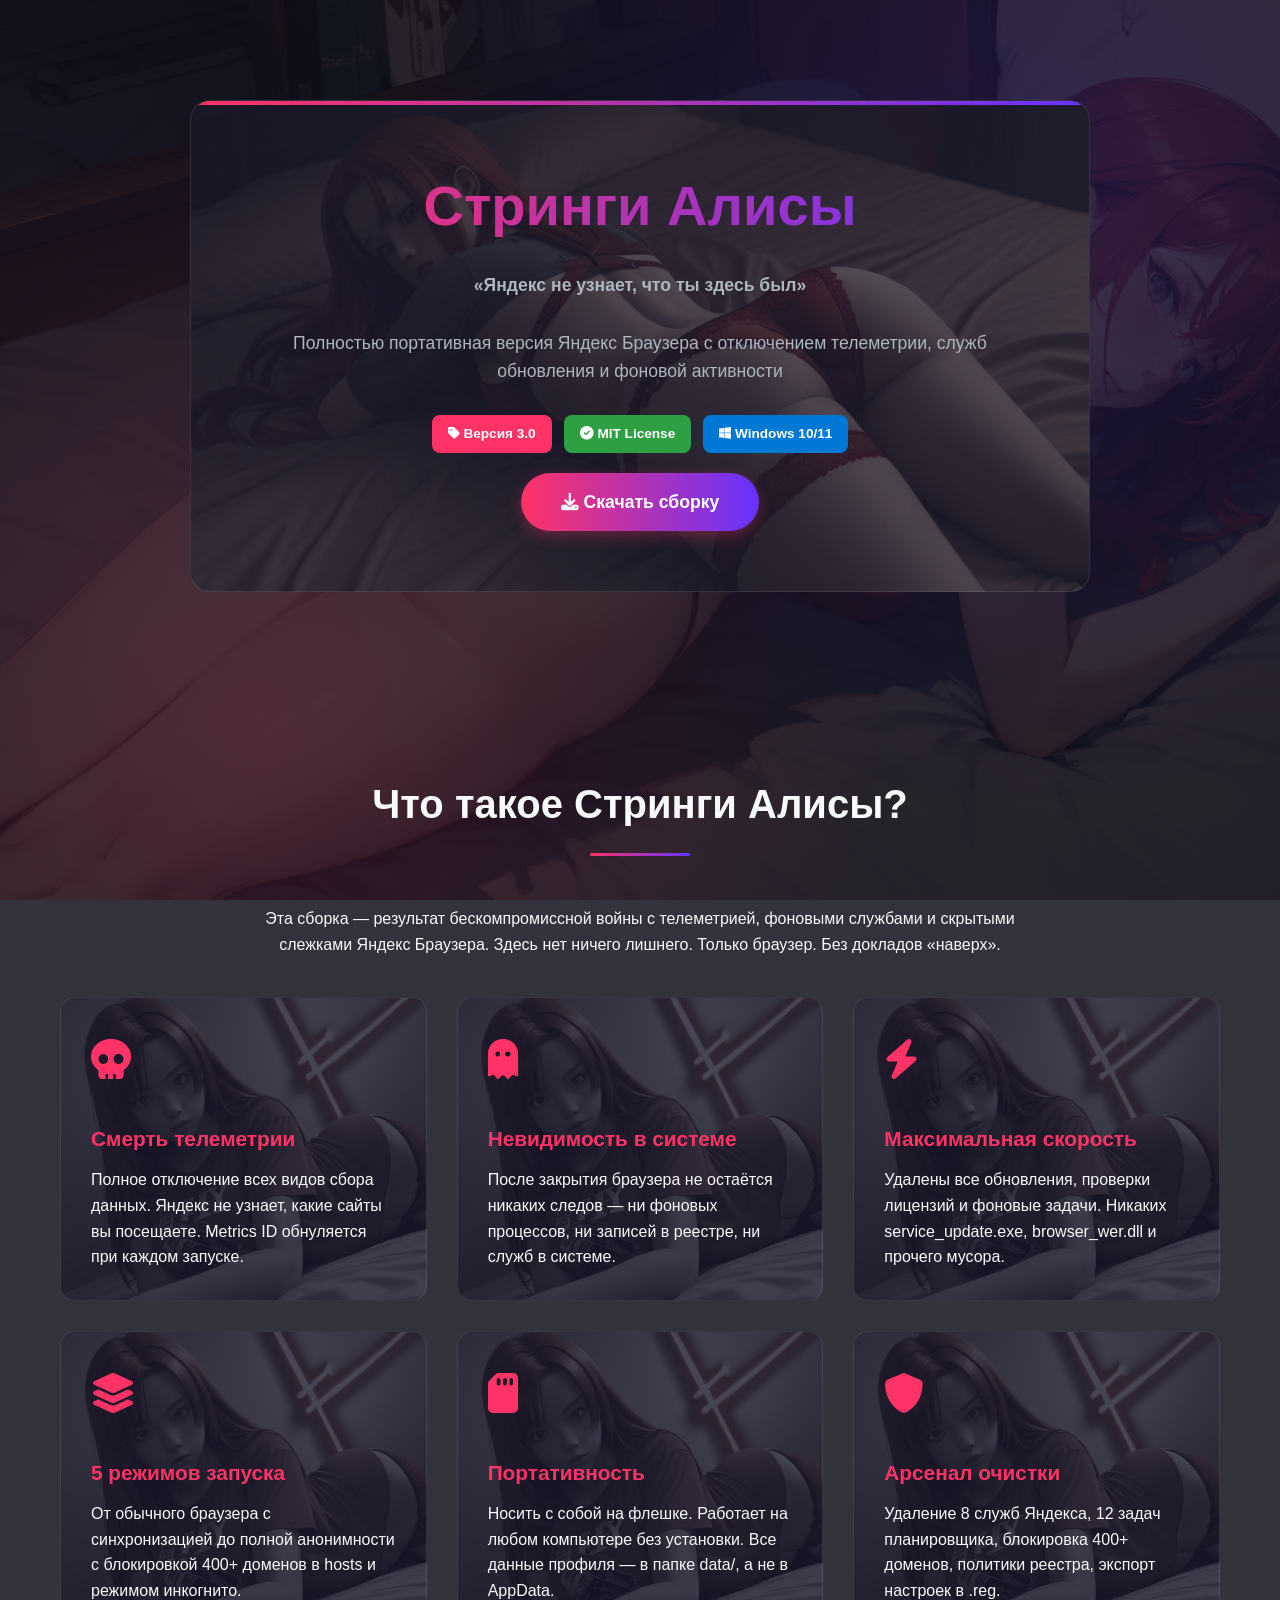
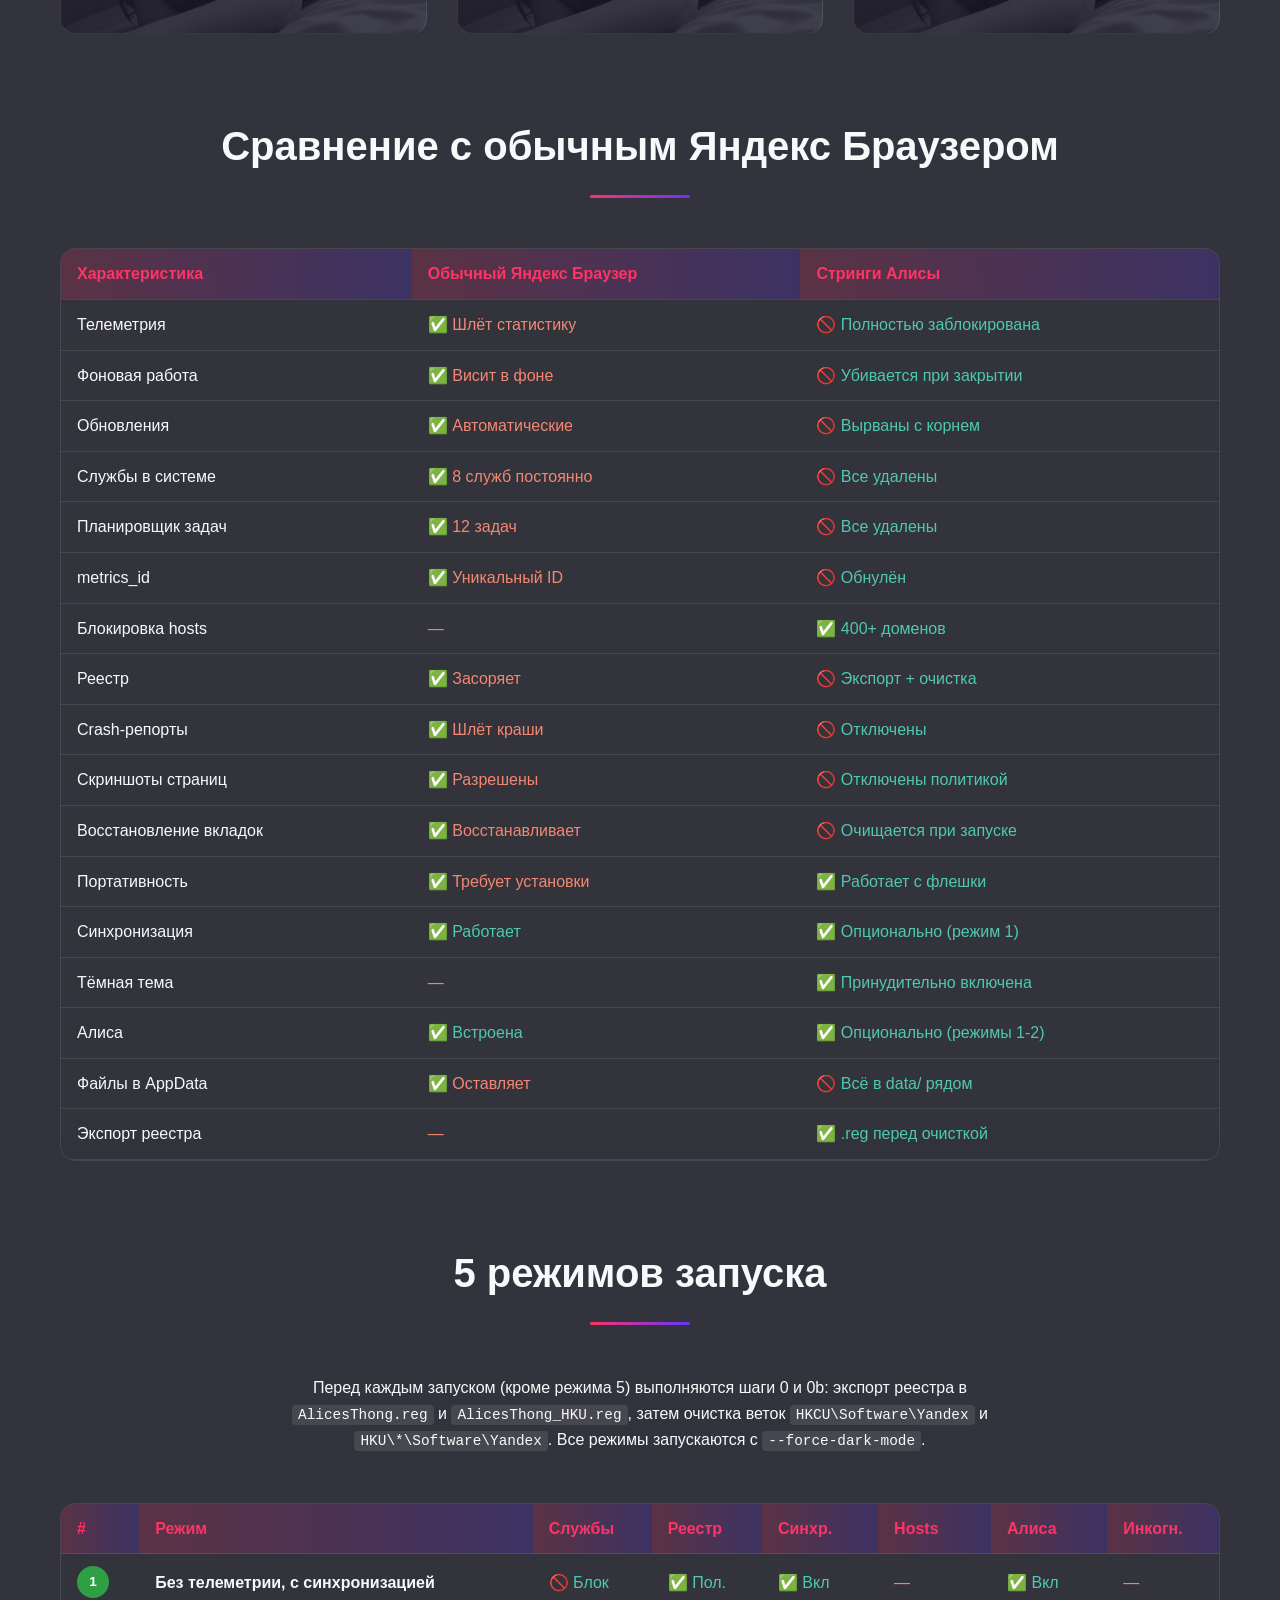
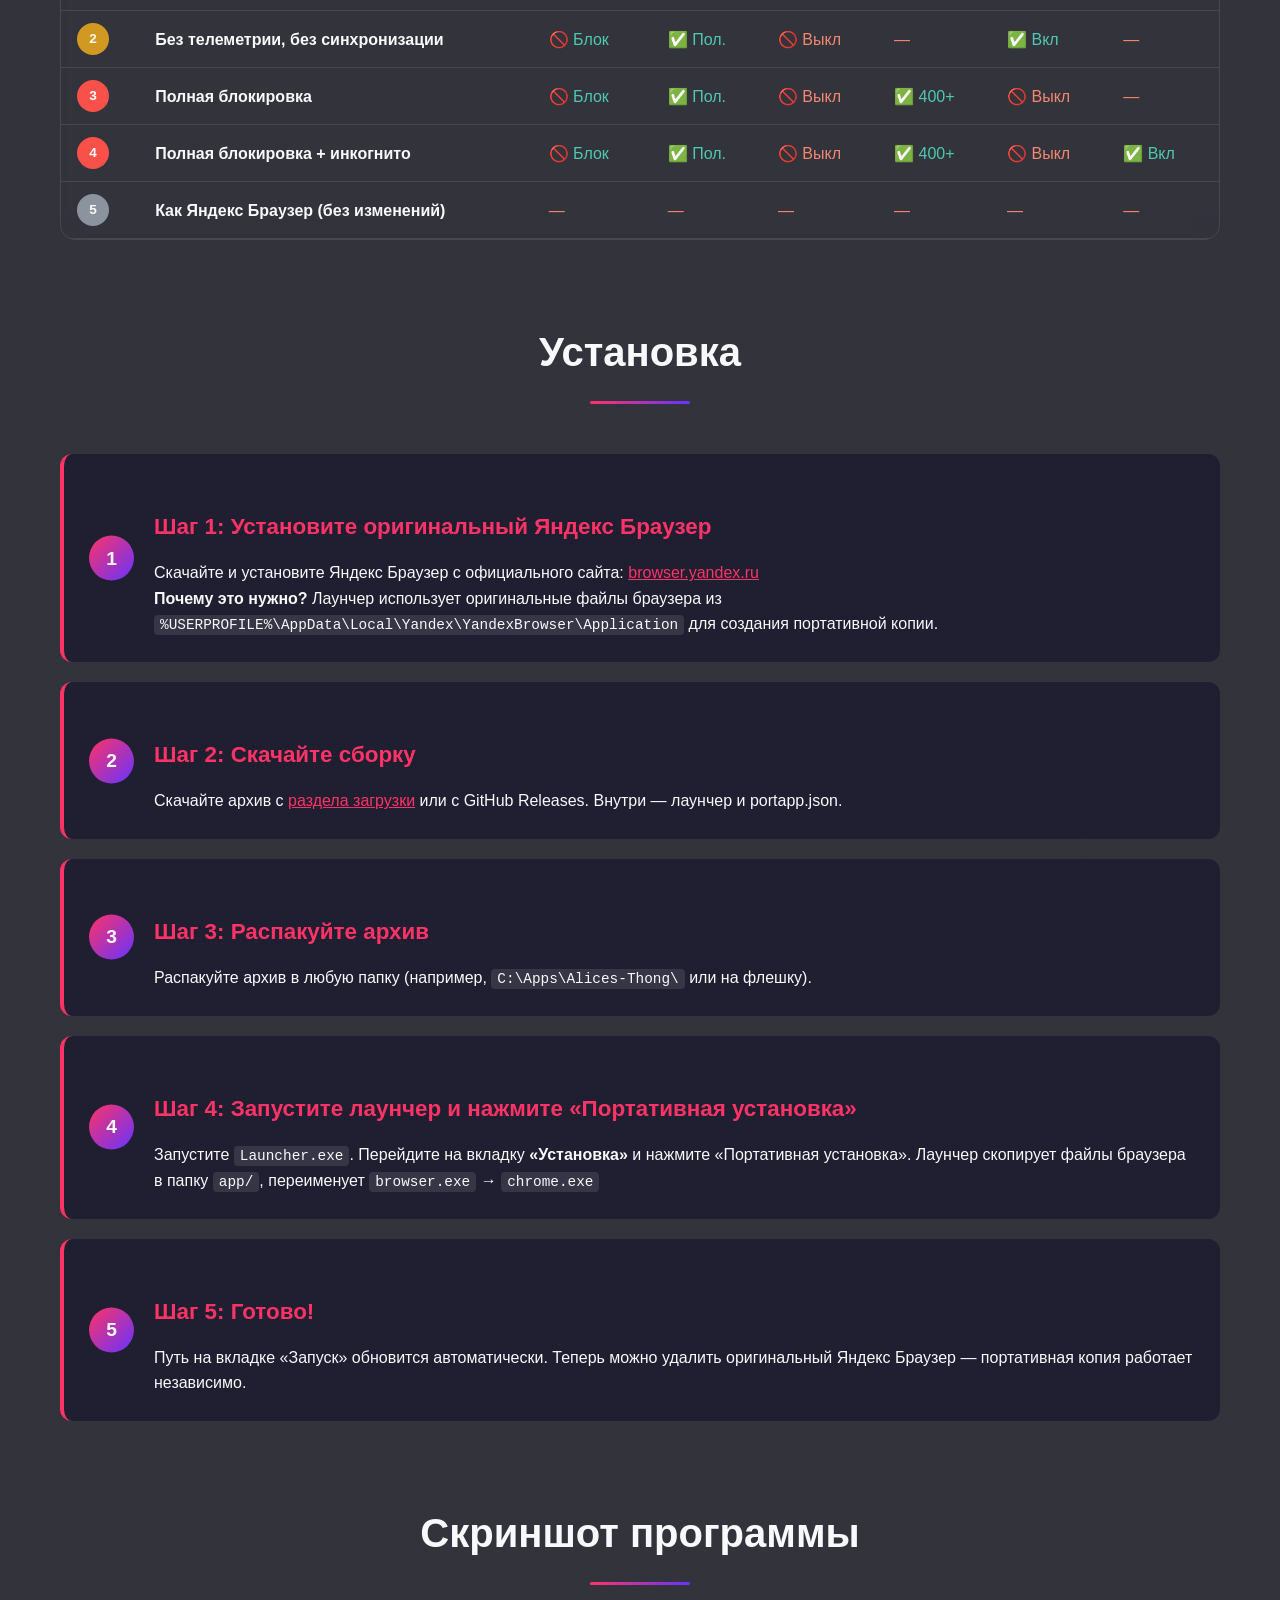
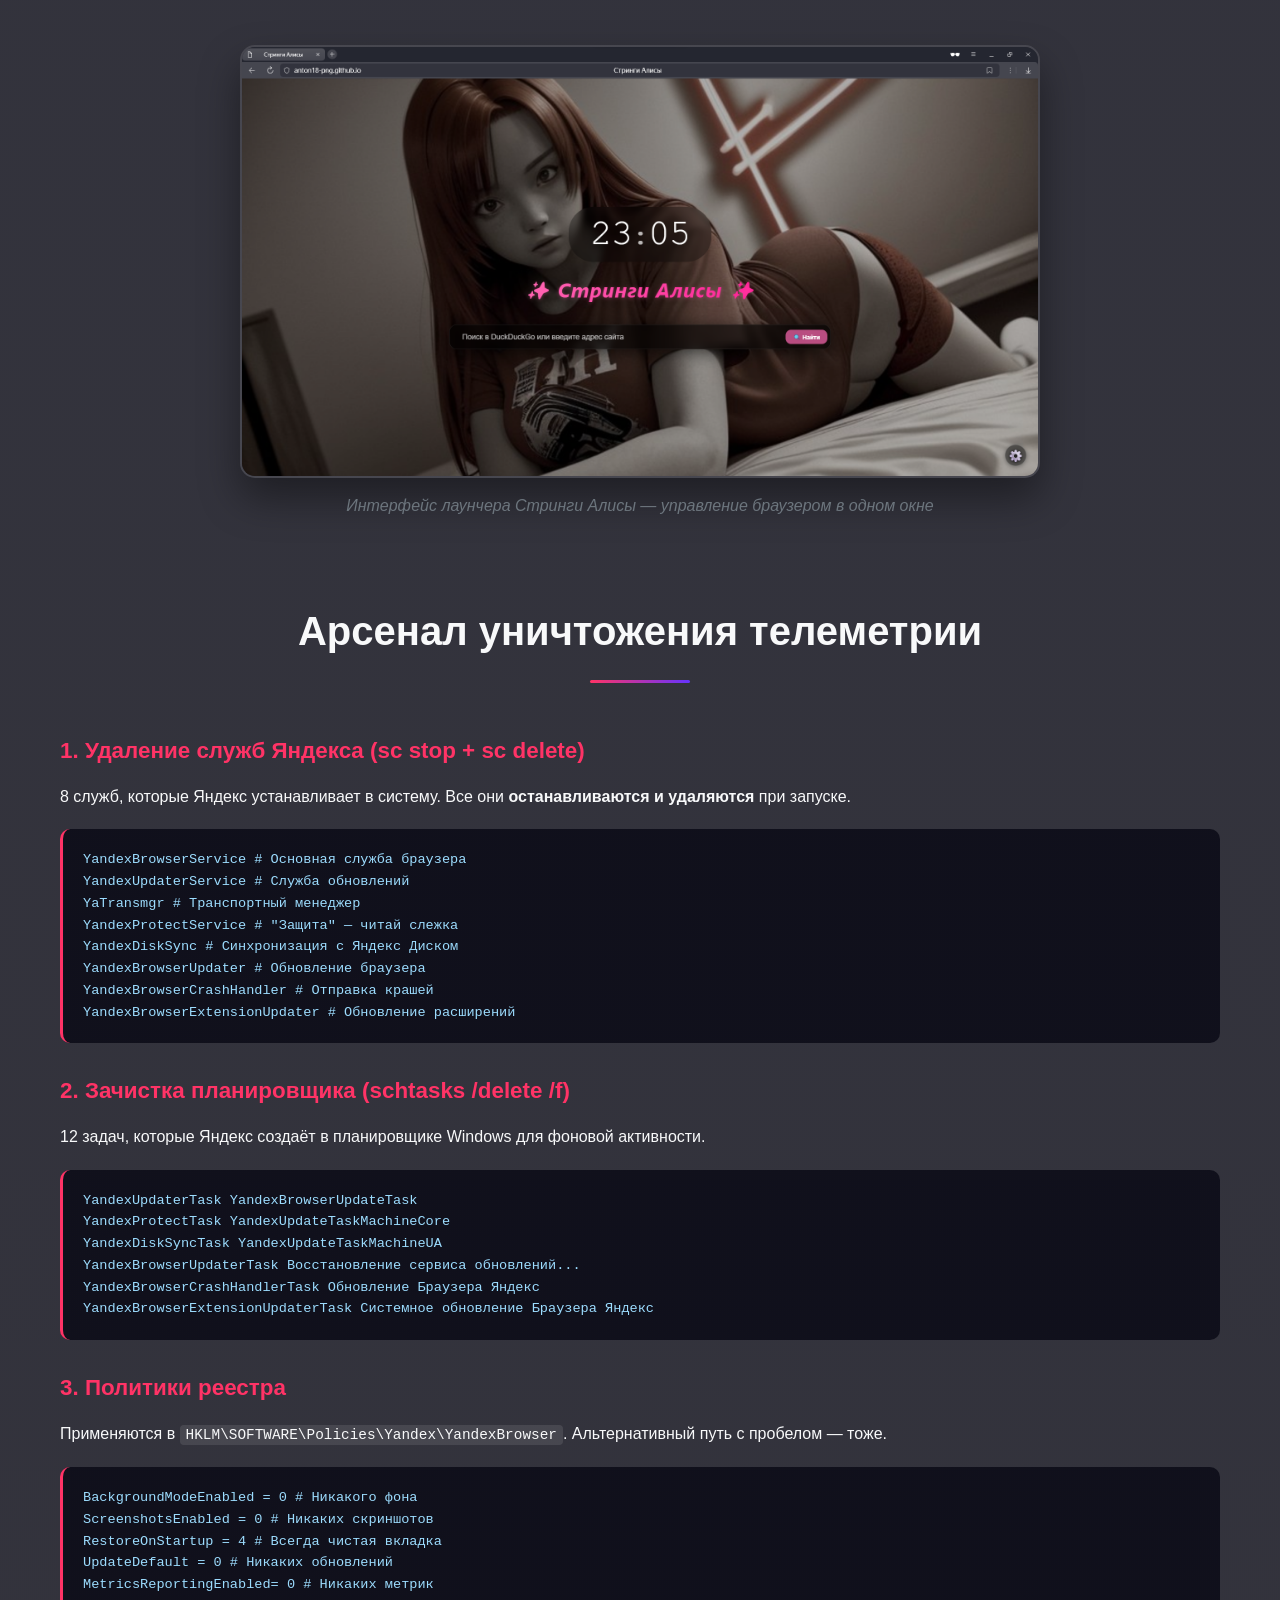
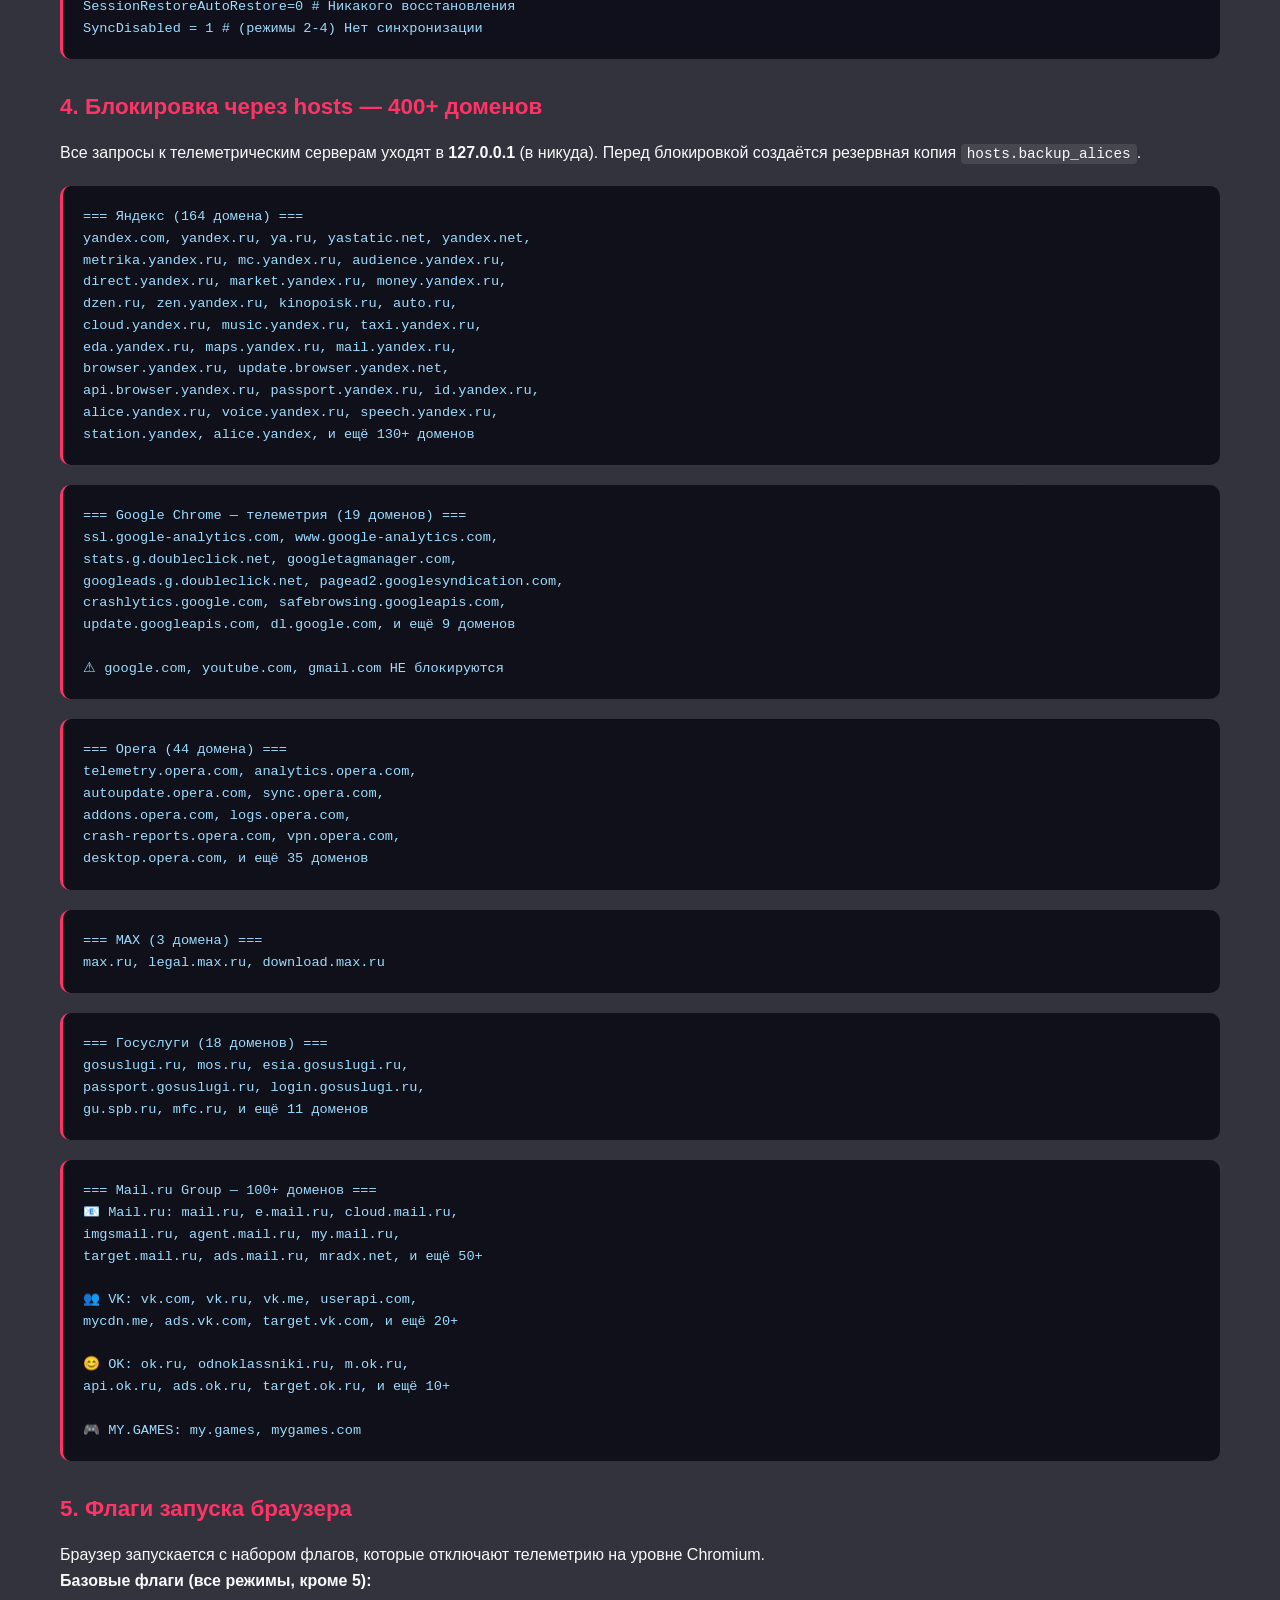
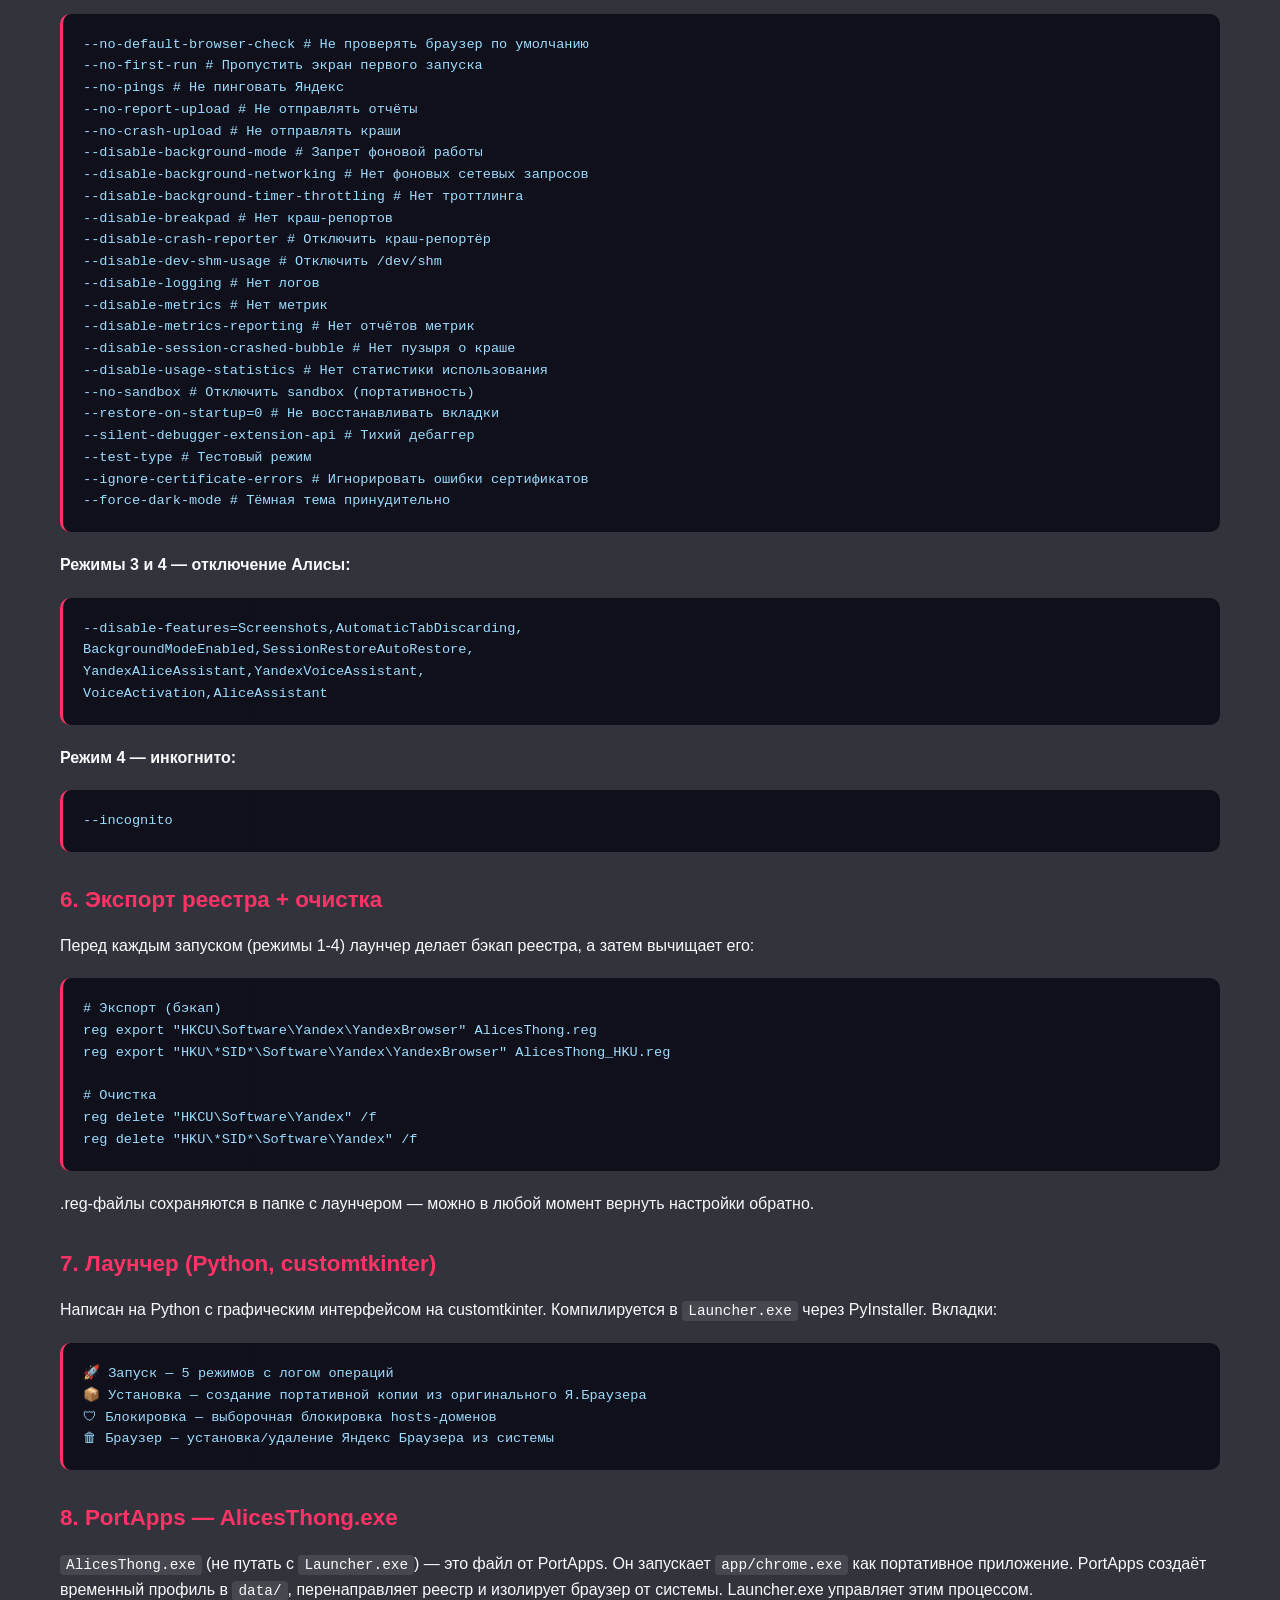
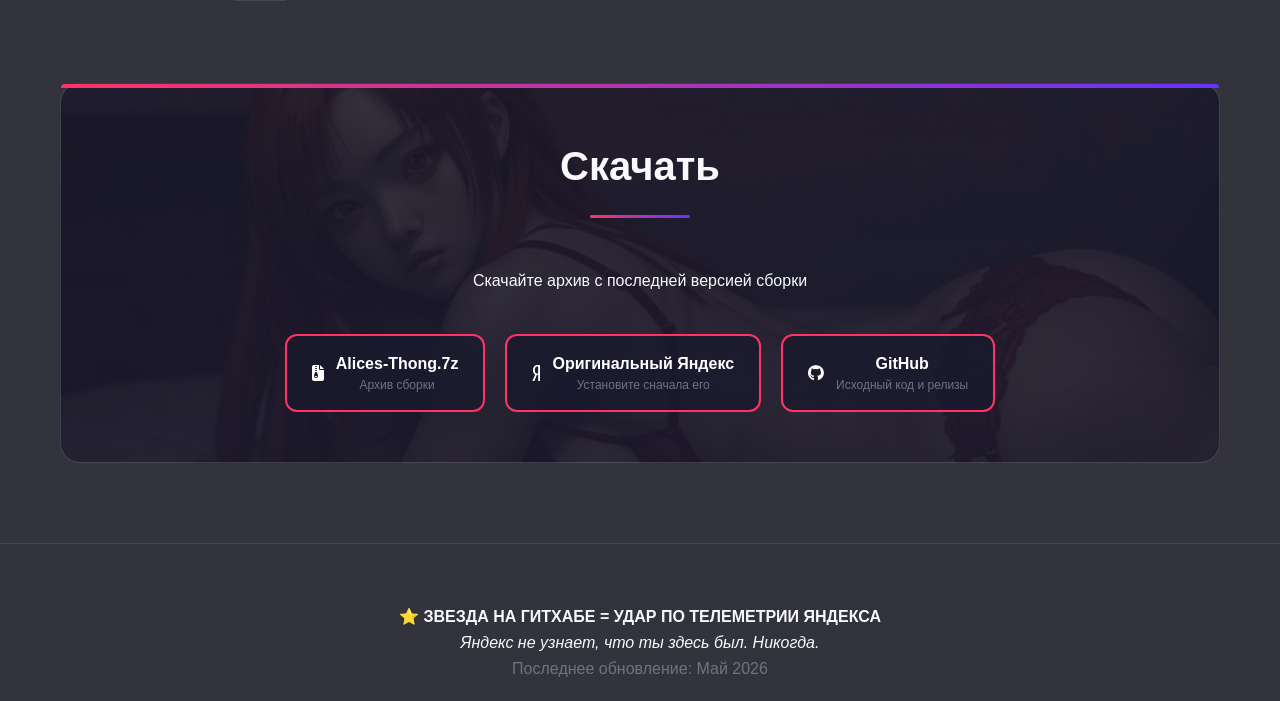
<file: index.html>
<!DOCTYPE html>
<html lang="ru">
<head>
    <meta charset="UTF-8">
    <meta name="viewport" content="width=device-width, initial-scale=1.0">
    <title>Стринги Алисы — Портативный Яндекс Браузер без телеметрии</title>
    <link rel="icon" type="image/x-icon" href="logo.ico">
    <link rel="stylesheet" href="https://cdnjs.cloudflare.com/ajax/libs/font-awesome/6.4.0/css/all.min.css">
    <link rel="stylesheet" href="style.css">
</head>
<body>
    <div class="bg-pattern"></div>

<!--     <header>
        <div class="container">
            <div class="header-content">
                <div class="logo">
                    <div class="logo-icon"><i class="fas fa-skull"></i></div>
                    <div class="logo-text">
                        <h1>Стринги Алисы</h1>
                        <span>Яндекс Браузер, которого Яндекс не увидит</span>
                    </div>
                </div>
                <nav class="nav-links">
                    <a href="#about">О сборке</a>
                    <a href="#comparison">Сравнение</a>
                    <a href="#modes">Режимы</a>
                    <a href="#install">Установка</a>
                    <a href="#screenshot">Скриншот</a>
                    <a href="#structure">Структура</a>
                    <a href="#arsenal">Арсенал</a>
                    <a href="#download">Скачать</a>
                </nav>
            </div>
        </div>
    </header> -->

    <section class="hero">
        <div class="container">
            <div class="hero-content">
                <h2>Стринги Алисы</h2>
                <p><strong>«Яндекс не узнает, что ты здесь был»</strong></p>
                <p>Полностью портативная версия Яндекс Браузера с отключением телеметрии, служб обновления и фоновой активности</p>
                <div class="badges">
                    <span class="badge badge-red"><i class="fas fa-tag"></i> Версия 3.0</span>
                    <span class="badge badge-green"><i class="fas fa-check-circle"></i> MIT License</span>
                    <span class="badge badge-blue"><i class="fab fa-windows"></i> Windows 10/11</span>
                </div>
                <a href="#download" class="cta-button"><i class="fas fa-download"></i> Скачать сборку</a>
            </div>
        </div>
    </section>

    <section id="about" class="container">
        <h2 class="section-title">Что такое Стринги Алисы?</h2>
        <p style="text-align: center; max-width: 800px; margin: 0 auto 40px;">Эта сборка — результат бескомпромиссной войны с телеметрией, фоновыми службами и скрытыми слежками Яндекс Браузера. Здесь нет ничего лишнего. Только браузер. Без докладов «наверх».</p>
        <div class="features-grid">
            <div class="feature-card"><div class="feature-icon"><i class="fas fa-skull"></i></div><h3>Смерть телеметрии</h3><p>Полное отключение всех видов сбора данных. Яндекс не узнает, какие сайты вы посещаете. Metrics ID обнуляется при каждом запуске.</p></div>
            <div class="feature-card"><div class="feature-icon"><i class="fas fa-ghost"></i></div><h3>Невидимость в системе</h3><p>После закрытия браузера не остаётся никаких следов — ни фоновых процессов, ни записей в реестре, ни служб в системе.</p></div>
            <div class="feature-card"><div class="feature-icon"><i class="fas fa-bolt"></i></div><h3>Максимальная скорость</h3><p>Удалены все обновления, проверки лицензий и фоновые задачи. Никаких service_update.exe, browser_wer.dll и прочего мусора.</p></div>
            <div class="feature-card"><div class="feature-icon"><i class="fas fa-layer-group"></i></div><h3>5 режимов запуска</h3><p>От обычного браузера с синхронизацией до полной анонимности с блокировкой 400+ доменов в hosts и режимом инкогнито.</p></div>
            <div class="feature-card"><div class="feature-icon"><i class="fas fa-sd-card"></i></div><h3>Портативность</h3><p>Носить с собой на флешке. Работает на любом компьютере без установки. Все данные профиля — в папке data/, а не в AppData.</p></div>
            <div class="feature-card"><div class="feature-icon"><i class="fas fa-shield"></i></div><h3>Арсенал очистки</h3><p>Удаление 8 служб Яндекса, 12 задач планировщика, блокировка 400+ доменов, политики реестра, экспорт настроек в .reg.</p></div>
        </div>
    </section>

    <section id="comparison" class="container">
        <h2 class="section-title">Сравнение с обычным Яндекс Браузером</h2>
        <div class="comparison-table">
            <table>
                <thead><tr><th>Характеристика</th><th>Обычный Яндекс Браузер</th><th>Стринги Алисы</th></tr></thead>
                <tbody>
                    <tr><td>Телеметрия</td><td class="no">✅ Шлёт статистику</td><td class="yes">🚫 Полностью заблокирована</td></tr>
                    <tr><td>Фоновая работа</td><td class="no">✅ Висит в фоне</td><td class="yes">🚫 Убивается при закрытии</td></tr>
                    <tr><td>Обновления</td><td class="no">✅ Автоматические</td><td class="yes">🚫 Вырваны с корнем</td></tr>
                    <tr><td>Службы в системе</td><td class="no">✅ 8 служб постоянно</td><td class="yes">🚫 Все удалены</td></tr>
                    <tr><td>Планировщик задач</td><td class="no">✅ 12 задач</td><td class="yes">🚫 Все удалены</td></tr>
                    <tr><td>metrics_id</td><td class="no">✅ Уникальный ID</td><td class="yes">🚫 Обнулён</td></tr>
                    <tr><td>Блокировка hosts</td><td class="no">—</td><td class="yes">✅ 400+ доменов</td></tr>
                    <tr><td>Реестр</td><td class="no">✅ Засоряет</td><td class="yes">🚫 Экспорт + очистка</td></tr>
                    <tr><td>Crash-репорты</td><td class="no">✅ Шлёт краши</td><td class="yes">🚫 Отключены</td></tr>
                    <tr><td>Скриншоты страниц</td><td class="no">✅ Разрешены</td><td class="yes">🚫 Отключены политикой</td></tr>
                    <tr><td>Восстановление вкладок</td><td class="no">✅ Восстанавливает</td><td class="yes">🚫 Очищается при запуске</td></tr>
                    <tr><td>Портативность</td><td class="no">✅ Требует установки</td><td class="yes">✅ Работает с флешки</td></tr>
                    <tr><td>Синхронизация</td><td class="yes">✅ Работает</td><td class="yes">✅ Опционально (режим 1)</td></tr>
                    <tr><td>Тёмная тема</td><td class="no">—</td><td class="yes">✅ Принудительно включена</td></tr>
                    <tr><td>Алиса</td><td class="yes">✅ Встроена</td><td class="yes">✅ Опционально (режимы 1-2)</td></tr>
                    <tr><td>Файлы в AppData</td><td class="no">✅ Оставляет</td><td class="yes">🚫 Всё в data/ рядом</td></tr>
                    <tr><td>Экспорт реестра</td><td class="no">—</td><td class="yes">✅ .reg перед очисткой</td></tr>
                </tbody>
            </table>
        </div>
    </section>

    <section id="modes" class="container">
        <h2 class="section-title">5 режимов запуска</h2>
        <p style="text-align: center; max-width: 800px; margin: 0 auto 40px;">Перед каждым запуском (кроме режима 5) выполняются шаги 0 и 0b: экспорт реестра в <code class="inline-code">AlicesThong.reg</code> и <code class="inline-code">AlicesThong_HKU.reg</code>, затем очистка веток <code class="inline-code">HKCU\Software\Yandex</code> и <code class="inline-code">HKU\*\Software\Yandex</code>. Все режимы запускаются с <code class="inline-code">--force-dark-mode</code>.</p>

        <div class="comparison-table">
            <table>
                <thead><tr><th>#</th><th>Режим</th><th>Службы</th><th>Реестр</th><th>Синхр.</th><th>Hosts</th><th>Алиса</th><th>Инкогн.</th></tr></thead>
                <tbody>
                    <tr>
                        <td><span class="badge badge-green" style="border-radius: 50%; width: 32px; height: 32px; display: inline-flex; align-items: center; justify-content: center;">1</span></td>
                        <td><strong>Без телеметрии, с синхронизацией</strong></td>
                        <td class="yes">🚫 Блок</td><td class="yes">✅ Пол.</td><td class="yes">✅ Вкл</td><td class="no">—</td><td class="yes">✅ Вкл</td><td class="no">—</td>
                    </tr>
                    <tr>
                        <td><span class="badge badge-yellow" style="border-radius: 50%; width: 32px; height: 32px; display: inline-flex; align-items: center; justify-content: center; background: #d29922;">2</span></td>
                        <td><strong>Без телеметрии, без синхронизации</strong></td>
                        <td class="yes">🚫 Блок</td><td class="yes">✅ Пол.</td><td class="no">🚫 Выкл</td><td class="no">—</td><td class="yes">✅ Вкл</td><td class="no">—</td>
                    </tr>
                    <tr>
                        <td><span class="badge badge-red" style="border-radius: 50%; width: 32px; height: 32px; display: inline-flex; align-items: center; justify-content: center; background: #f85149;">3</span></td>
                        <td><strong>Полная блокировка</strong></td>
                        <td class="yes">🚫 Блок</td><td class="yes">✅ Пол.</td><td class="no">🚫 Выкл</td><td class="yes">✅ 400+</td><td class="no">🚫 Выкл</td><td class="no">—</td>
                    </tr>
                    <tr>
                        <td><span class="badge" style="border-radius: 50%; width: 32px; height: 32px; display: inline-flex; align-items: center; justify-content: center; background: #f85149;">4</span></td>
                        <td><strong>Полная блокировка + инкогнито</strong></td>
                        <td class="yes">🚫 Блок</td><td class="yes">✅ Пол.</td><td class="no">🚫 Выкл</td><td class="yes">✅ 400+</td><td class="no">🚫 Выкл</td><td class="yes">✅ Вкл</td>
                    </tr>
                    <tr>
                        <td><span class="badge" style="border-radius: 50%; width: 32px; height: 32px; display: inline-flex; align-items: center; justify-content: center; background: #8b949e;">5</span></td>
                        <td><strong>Как Яндекс Браузер (без изменений)</strong></td>
                        <td class="no">—</td><td class="no">—</td><td class="no">—</td><td class="no">—</td><td class="no">—</td><td class="no">—</td>
                    </tr>
                </tbody>
            </table>
        </div>
    </section>

    <section id="install" class="container">
        <h2 class="section-title">Установка</h2>

        <div class="install-steps">
            <div class="step">
                <h3>Шаг 1: Установите оригинальный Яндекс Браузер</h3>
                <p>Скачайте и установите Яндекс Браузер с официального сайта: <a href="https://browser.yandex.ru/" style="color: var(--primary);" target="_blank">browser.yandex.ru</a></p>
                <p><strong>Почему это нужно?</strong> Лаунчер использует оригинальные файлы браузера из <code class="inline-code">%USERPROFILE%\AppData\Local\Yandex\YandexBrowser\Application</code> для создания портативной копии.</p>
            </div>
            <div class="step">
                <h3>Шаг 2: Скачайте сборку</h3>
                <p>Скачайте архив с <a href="#download" style="color: var(--primary);">раздела загрузки</a> или с GitHub Releases. Внутри — лаунчер и portapp.json.</p>
            </div>
            <div class="step">
                <h3>Шаг 3: Распакуйте архив</h3>
                <p>Распакуйте архив в любую папку (например, <code class="inline-code">C:\Apps\Alices-Thong\</code> или на флешку).</p>
            </div>
            <div class="step">
                <h3>Шаг 4: Запустите лаунчер и нажмите «Портативная установка»</h3>
                <p>Запустите <code class="inline-code">Launcher.exe</code>. Перейдите на вкладку <strong>«Установка»</strong> и нажмите «Портативная установка». Лаунчер скопирует файлы браузера в папку <code class="inline-code">app/</code>, переименует <code class="inline-code">browser.exe</code> → <code class="inline-code">chrome.exe</code></p>
            </div>
            <div class="step">
                <h3>Шаг 5: Готово!</h3>
                <p>Путь на вкладке «Запуск» обновится автоматически. Теперь можно удалить оригинальный Яндекс Браузер — портативная копия работает независимо.</p>
            </div>
        </div>
    </section>

    <section id="screenshot" class="container">
        <h2 class="section-title">Скриншот программы</h2>
        <div class="screenshot-section">
            <div class="screenshot-container">
                <img src="app.png" alt="Скриншот Стринги Алисы" class="screenshot">
            </div>
            <p class="screenshot-caption">Интерфейс лаунчера Стринги Алисы — управление браузером в одном окне</p>
        </div>
    </section>

    <section id="arsenal" class="container">
        <h2 class="section-title">Арсенал уничтожения телеметрии</h2>

        <h3>1. Удаление служб Яндекса (sc stop + sc delete)</h3>
        <p>8 служб, которые Яндекс устанавливает в систему. Все они <strong>останавливаются и удаляются</strong> при запуске.</p>
        <div class="code-block"><code>YandexBrowserService      # Основная служба браузера<br>YandexUpdaterService      # Служба обновлений<br>YaTransmgr                # Транспортный менеджер<br>YandexProtectService      # "Защита" — читай слежка<br>YandexDiskSync            # Синхронизация с Яндекс Диском<br>YandexBrowserUpdater      # Обновление браузера<br>YandexBrowserCrashHandler # Отправка крашей<br>YandexBrowserExtensionUpdater # Обновление расширений</code></div>

        <h3>2. Зачистка планировщика (schtasks /delete /f)</h3>
        <p>12 задач, которые Яндекс создаёт в планировщике Windows для фоновой активности.</p>
        <div class="code-block"><code>YandexUpdaterTask                YandexBrowserUpdateTask<br>YandexProtectTask                YandexUpdateTaskMachineCore<br>YandexDiskSyncTask               YandexUpdateTaskMachineUA<br>YandexBrowserUpdaterTask         Восстановление сервиса обновлений...<br>YandexBrowserCrashHandlerTask    Обновление Браузера Яндекс<br>YandexBrowserExtensionUpdaterTask Системное обновление Браузера Яндекс</code></div>

        <h3>3. Политики реестра</h3>
        <p>Применяются в <code class="inline-code">HKLM\SOFTWARE\Policies\Yandex\YandexBrowser</code>. Альтернативный путь с пробелом — тоже.</p>
        <div class="code-block"><code>BackgroundModeEnabled  = 0   # Никакого фона<br>ScreenshotsEnabled     = 0   # Никаких скриншотов<br>RestoreOnStartup       = 4   # Всегда чистая вкладка<br>UpdateDefault          = 0   # Никаких обновлений<br>MetricsReportingEnabled= 0   # Никаких метрик<br>SessionRestoreAutoRestore=0  # Никакого восстановления<br>SyncDisabled            = 1  # (режимы 2-4) Нет синхронизации</code></div>

        <h3>4. Блокировка через hosts — 400+ доменов</h3>
        <p>Все запросы к телеметрическим серверам уходят в <strong>127.0.0.1</strong> (в никуда). Перед блокировкой создаётся резервная копия <code class="inline-code">hosts.backup_alices</code>.</p>
        <div class="code-block"><code>=== Яндекс (164 домена) ===<br>yandex.com, yandex.ru, ya.ru, yastatic.net, yandex.net,<br>metrika.yandex.ru, mc.yandex.ru, audience.yandex.ru,<br>direct.yandex.ru, market.yandex.ru, money.yandex.ru,<br>dzen.ru, zen.yandex.ru, kinopoisk.ru, auto.ru,<br>cloud.yandex.ru, music.yandex.ru, taxi.yandex.ru,<br>eda.yandex.ru, maps.yandex.ru, mail.yandex.ru,<br>browser.yandex.ru, update.browser.yandex.net,<br>api.browser.yandex.ru, passport.yandex.ru, id.yandex.ru,<br>alice.yandex.ru, voice.yandex.ru, speech.yandex.ru,<br>station.yandex, alice.yandex, и ещё 130+ доменов</code></div>

        <div class="code-block"><code>=== Google Chrome — телеметрия (19 доменов) ===<br>ssl.google-analytics.com, www.google-analytics.com,<br>stats.g.doubleclick.net, googletagmanager.com,<br>googleads.g.doubleclick.net, pagead2.googlesyndication.com,<br>crashlytics.google.com, safebrowsing.googleapis.com,<br>update.googleapis.com, dl.google.com, и ещё 9 доменов<br><br>⚠ google.com, youtube.com, gmail.com НЕ блокируются</code></div>

        <div class="code-block"><code>=== Opera (44 домена) ===<br>telemetry.opera.com, analytics.opera.com,<br>autoupdate.opera.com, sync.opera.com,<br>addons.opera.com, logs.opera.com,<br>crash-reports.opera.com, vpn.opera.com,<br>desktop.opera.com, и ещё 35 доменов</code></div>

        <div class="code-block"><code>=== MAX (3 домена) ===<br>max.ru, legal.max.ru, download.max.ru</code></div>

        <div class="code-block"><code>=== Госуслуги (18 доменов) ===<br>gosuslugi.ru, mos.ru, esia.gosuslugi.ru,<br>passport.gosuslugi.ru, login.gosuslugi.ru,<br>gu.spb.ru, mfc.ru, и ещё 11 доменов</code></div>

        <div class="code-block"><code>=== Mail.ru Group — 100+ доменов ===<br>📧 Mail.ru: mail.ru, e.mail.ru, cloud.mail.ru,<br>imgsmail.ru, agent.mail.ru, my.mail.ru,<br>target.mail.ru, ads.mail.ru, mradx.net, и ещё 50+<br><br>👥 VK: vk.com, vk.ru, vk.me, userapi.com,<br>mycdn.me, ads.vk.com, target.vk.com, и ещё 20+<br><br>😊 OK: ok.ru, odnoklassniki.ru, m.ok.ru,<br>api.ok.ru, ads.ok.ru, target.ok.ru, и ещё 10+<br><br>🎮 MY.GAMES: my.games, mygames.com</code></div>

        <h3>5. Флаги запуска браузера</h3>
        <p>Браузер запускается с набором флагов, которые отключают телеметрию на уровне Chromium.</p>

        <p><strong>Базовые флаги (все режимы, кроме 5):</strong></p>
        <div class="code-block"><code>--no-default-browser-check      # Не проверять браузер по умолчанию<br>--no-first-run                  # Пропустить экран первого запуска<br>--no-pings                      # Не пинговать Яндекс<br>--no-report-upload              # Не отправлять отчёты<br>--no-crash-upload               # Не отправлять краши<br>--disable-background-mode       # Запрет фоновой работы<br>--disable-background-networking # Нет фоновых сетевых запросов<br>--disable-background-timer-throttling # Нет троттлинга<br>--disable-breakpad              # Нет краш-репортов<br>--disable-crash-reporter        # Отключить краш-репортёр<br>--disable-dev-shm-usage         # Отключить /dev/shm<br>--disable-logging               # Нет логов<br>--disable-metrics               # Нет метрик<br>--disable-metrics-reporting     # Нет отчётов метрик<br>--disable-session-crashed-bubble # Нет пузыря о краше<br>--disable-usage-statistics      # Нет статистики использования<br>--no-sandbox                    # Отключить sandbox (портативность)<br>--restore-on-startup=0          # Не восстанавливать вкладки<br>--silent-debugger-extension-api # Тихий дебаггер<br>--test-type                     # Тестовый режим<br>--ignore-certificate-errors     # Игнорировать ошибки сертификатов<br>--force-dark-mode               # Тёмная тема принудительно</code></div>

        <p><strong>Режимы 3 и 4 — отключение Алисы:</strong></p>
        <div class="code-block"><code>--disable-features=Screenshots,AutomaticTabDiscarding,<br>    BackgroundModeEnabled,SessionRestoreAutoRestore,<br>    YandexAliceAssistant,YandexVoiceAssistant,<br>    VoiceActivation,AliceAssistant</code></div>

        <p><strong>Режим 4 — инкогнито:</strong></p>
        <div class="code-block"><code>--incognito</code></div>

        <h3>6. Экспорт реестра + очистка</h3>
        <p>Перед каждым запуском (режимы 1-4) лаунчер делает бэкап реестра, а затем вычищает его:</p>
        <div class="code-block"><code># Экспорт (бэкап)<br>reg export "HKCU\Software\Yandex\YandexBrowser" AlicesThong.reg<br>reg export "HKU\*SID*\Software\Yandex\YandexBrowser" AlicesThong_HKU.reg<br><br># Очистка<br>reg delete "HKCU\Software\Yandex" /f<br>reg delete "HKU\*SID*\Software\Yandex" /f</code></div>
        <p>.reg-файлы сохраняются в папке с лаунчером — можно в любой момент вернуть настройки обратно.</p>

        <h3>7. Лаунчер (Python, customtkinter)</h3>
        <p>Написан на Python с графическим интерфейсом на customtkinter. Компилируется в <code class="inline-code">Launcher.exe</code> через PyInstaller. Вкладки:</p>
        <div class="code-block"><code>🚀 Запуск   — 5 режимов с логом операций<br>📦 Установка — создание портативной копии из оригинального Я.Браузера<br>🛡 Блокировка — выборочная блокировка hosts-доменов<br>🗑 Браузер  — установка/удаление Яндекс Браузера из системы</code></div>

        <h3>8. PortApps — AlicesThong.exe</h3>
        <p><code class="inline-code">AlicesThong.exe</code> (не путать с <code class="inline-code">Launcher.exe</code>) — это файл от PortApps. Он запускает <code class="inline-code">app/chrome.exe</code> как портативное приложение. PortApps создаёт временный профиль в <code class="inline-code">data/</code>, перенаправляет реестр и изолирует браузер от системы. Launcher.exe управляет этим процессом.</p>
    </section>

    <section id="download" class="container">
        <div class="download-section">
            <h2 class="section-title" style="margin-top: 0;">Скачать</h2>
            <p>Скачайте архив с последней версией сборки</p>
            <div class="download-buttons">
                <a href="https://github.com/anton18-png/Alices-thong/releases/download/v3/Alices-Thong.7z" class="download-btn"><i class="fas fa-file-archive"></i><div><strong>Alices-Thong.7z</strong><span class="file-size">Архив сборки</span></div></a>
                <a href="https://browser.yandex.ru/" target="_blank" class="download-btn"><i class="fab fa-yandex"></i><div><strong>Оригинальный Яндекс</strong><span class="file-size">Установите сначала его</span></div></a>
                <a href="https://github.com/anton18-png/Alices-thong" target="_blank" class="download-btn"><i class="fab fa-github"></i><div><strong>GitHub</strong><span class="file-size">Исходный код и релизы</span></div></a>
            </div>
        </div>
    </section>

    <hr>
    <div style="text-align: center; padding: 20px 0;">
        <p><strong>⭐ ЗВЕЗДА НА ГИТХАБЕ = УДАР ПО ТЕЛЕМЕТРИИ ЯНДЕКСА</strong></p>
        <p><em>Яндекс не узнает, что ты здесь был. Никогда.</em></p>
        <p style="color: var(--gray);">Последнее обновление: Май 2026</p>
    </div>
</body>
</html>
</file>
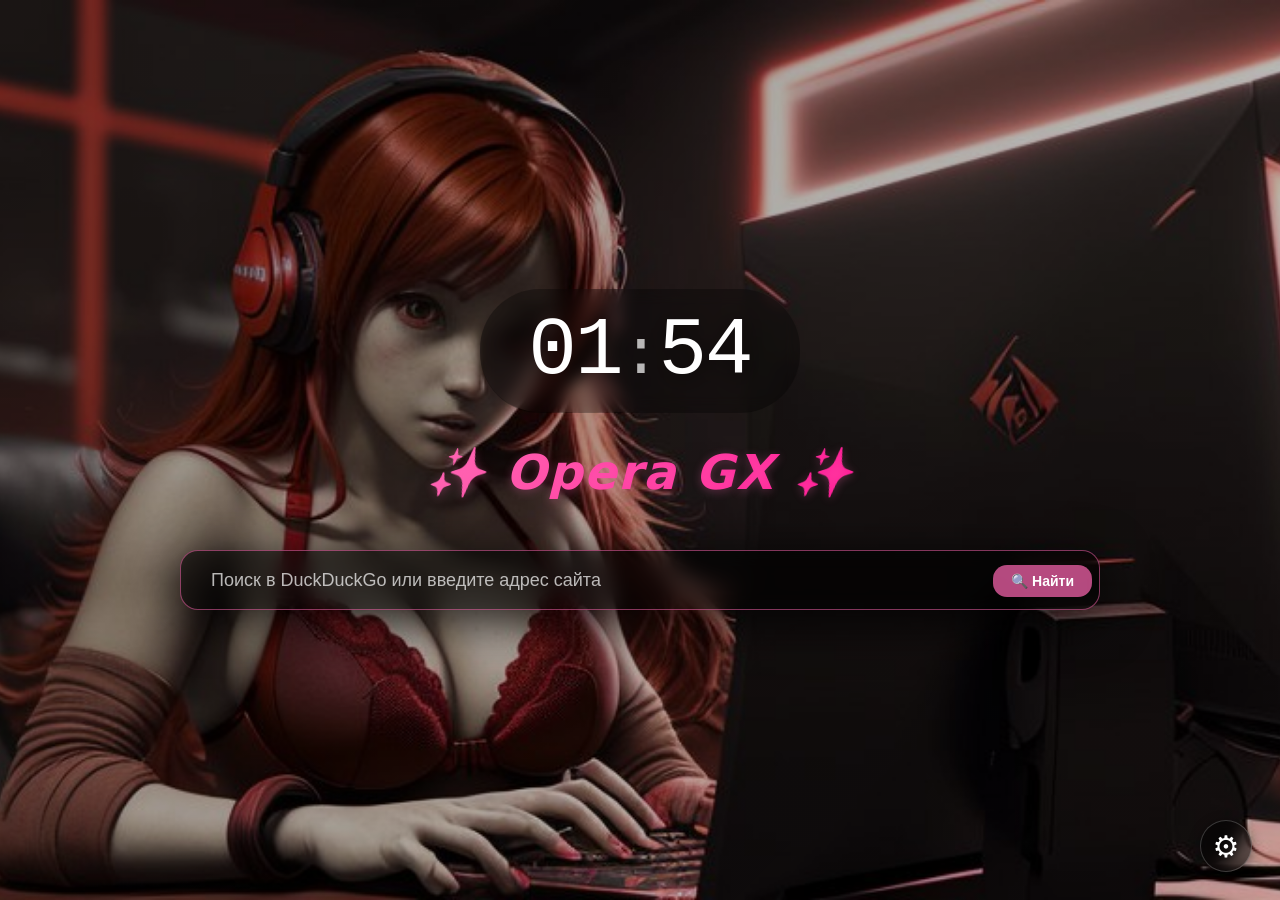
<file: opera.html>
<!DOCTYPE html>
<html lang="ru">
<head>
  <meta charset="UTF-8" />
  <meta name="viewport" content="width=device-width, initial-scale=1.0, user-scalable=no" />
  <title>Opera GX</title>
  <link rel="icon" type="image/x-icon" href="opera.svg">
  <style>
    * {
      margin: 0;
      padding: 0;
      box-sizing: border-box;
    }

    body {
      height: 100vh;
      font-family: system-ui, -apple-system, BlinkMacSystemFont, 'Segoe UI', Roboto, sans-serif;
      background-size: cover;
      background-position: center;
      background-repeat: no-repeat;
      background-attachment: fixed;
      color: #ffffff;
      overflow: hidden;
      display: flex;
      flex-direction: column;
      align-items: center;
      justify-content: center;
      gap: 2.5vh;
      position: relative;
      transition: background-image 0.4s ease-in-out;
    }

    /* Улучшенный оверлей с градиентом для лучшей читаемости */
    body::before {
      content: '';
      position: absolute;
      top: 0;
      left: 0;
      width: 100%;
      height: 100%;
      background: linear-gradient(135deg, rgba(0,0,0,0.4) 0%, rgba(0,0,0,0.2) 100%);
      z-index: -1;
      pointer-events: none;
    }

    .clock {
      font-size: 9vh;
      font-weight: 300;
      letter-spacing: -2px;
      text-shadow: 0 4px 20px rgba(0,0,0,0.5);
      background: rgba(0,0,0,0.3);
      backdrop-filter: blur(8px);
      padding: 0.2em 0.6em;
      border-radius: 60px;
      font-family: 'Courier New', monospace;
    }

    .brand {
      display: flex;
      align-items: center;
      gap: 18px;
      margin: 1vh 0 3vh;
    }

    .logo {
      width: 72px;
      height: 72px;
      object-fit: contain;
      filter: drop-shadow(0 6px 20px rgba(255,105,180,0.5));
      transition: transform 0.3s ease;
    }
    .logo:hover {
      transform: scale(1.05);
    }

    .title {
      font-size: 3rem;
      font-weight: 700;
      font-style: italic;
      background: linear-gradient(135deg, #ff69b4 0%, #ff1493 100%);
      -webkit-background-clip: text;
      background-clip: text;
      color: transparent;
      letter-spacing: 1.5px;
      text-shadow: 0 2px 10px rgba(255,105,180,0.3);
    }

    .search-container {
      width: min(95vw, 880px);
      position: relative;
      margin: 0 auto;
    }

    .search-input {
      width: 100%;
      height: 60px;
      border: none;
      border-radius: 18px;
      padding: 0 70px 0 30px;
      font-size: 19px;
      background: rgba(0, 0, 0, 0.5);
      backdrop-filter: blur(10px) brightness(0.8);
      color: white;
      outline: none;
      box-shadow: 0 8px 40px rgba(0,0,0,0.6);
      transition: all 0.25s;
      border: 1px solid rgba(255, 255, 255, 0.1);
    }

    .search-input:focus {
      background: rgba(0, 0, 0, 0.6);
      box-shadow: 0 10px 50px rgba(0,0,0,0.8);
      transform: translateY(-1px);
      border-color: rgba(255, 105, 180, 0.5);
    }

    .search-input::placeholder {
      color: rgba(255,255,255,0.7);
      font-size: 18px;
    }

    /* Стили для кнопки поиска */
    .search-button {
      position: absolute;
      right: 8px;
      top: 50%;
      transform: translateY(-50%);
      background: rgba(255,105,180,0.7);
      border: none;
      border-radius: 14px;
      padding: 8px 18px;
      color: white;
      font-weight: 600;
      cursor: pointer;
      transition: all 0.2s;
      font-size: 14px;
      backdrop-filter: blur(4px);
    }

    .search-button:hover {
      background: #ff69b4;
      transform: translateY(-50%) scale(1.02);
    }

    /* Шестеренка настроек */
    .settings-gear {
      position: fixed;
      bottom: 28px;
      right: 28px;
      width: 52px;
      height: 52px;
      background: rgba(0,0,0,0.5);
      backdrop-filter: blur(8px);
      border-radius: 40px;
      display: flex;
      align-items: center;
      justify-content: center;
      cursor: pointer;
      z-index: 1000;
      transition: all 0.2s;
      border: 1px solid rgba(255,255,255,0.2);
      box-shadow: 0 2px 12px rgba(0,0,0,0.4);
    }
    .settings-gear:hover {
      transform: rotate(25deg) scale(1.08);
      background: rgba(255,105,180,0.7);
      border-color: rgba(255,220,180,0.9);
    }
    .gear-icon {
      font-size: 30px;
      filter: drop-shadow(0 1px 4px black);
    }

    /* Панель выбора обоев */
    .wallpaper-panel {
      position: fixed;
      bottom: 95px;
      right: 28px;
      background: rgba(0, 0, 0, 0.85);
      backdrop-filter: blur(20px);
      border-radius: 28px;
      padding: 18px 20px;
      width: 330px;
      border: 1px solid rgba(255,105,180,0.5);
      box-shadow: 0 20px 40px rgba(0,0,0,0.6);
      z-index: 1001;
      transition: all 0.3s cubic-bezier(0.68, -0.55, 0.265, 1.55);
      opacity: 0;
      transform: translateY(20px) scale(0.95);
      pointer-events: none;
    }
    .wallpaper-panel.open {
      opacity: 1;
      transform: translateY(0) scale(1);
      pointer-events: auto;
    }
    .panel-title {
      font-size: 1.25rem;
      font-weight: bold;
      text-align: center;
      margin-bottom: 14px;
      color: #ffb6d9;
      border-bottom: 1px solid rgba(255,200,200,0.3);
      padding-bottom: 8px;
    }
    .theme-buttons {
      display: flex;
      gap: 12px;
      justify-content: center;
      margin-bottom: 20px;
    }
    .theme-btn {
      background: rgba(30,30,45,0.9);
      border: 1px solid rgba(255,255,200,0.4);
      color: white;
      font-size: 0.9rem;
      padding: 7px 16px;
      border-radius: 40px;
      font-weight: 600;
      cursor: pointer;
      transition: 0.2s;
      text-align: center;
      flex: 1;
    }
    .theme-btn.active {
      background: #ff69b4;
      border-color: white;
      color: #1a0a14;
      box-shadow: 0 0 10px rgba(255,105,180,0.7);
    }
    .wallpaper-list {
      display: grid;
      grid-template-columns: repeat(4, 1fr);
      gap: 12px;
      max-height: 250px;
      overflow-y: auto;
      padding-right: 4px;
    }
    .wallpaper-list::-webkit-scrollbar {
      width: 5px;
    }
    .wallpaper-list::-webkit-scrollbar-track {
      background: rgba(255,255,255,0.1);
      border-radius: 10px;
    }
    .wallpaper-list::-webkit-scrollbar-thumb {
      background: #ff69b4;
      border-radius: 10px;
    }
    .wallpaper-item {
      aspect-ratio: 3 / 2;
      border-radius: 14px;
      background-size: cover;
      background-position: center;
      border: 2px solid rgba(255,255,255,0.6);
      cursor: pointer;
      transition: 0.2s;
    }
    .wallpaper-item:hover {
      transform: scale(1.04);
      border-color: #ff69b4;
    }
    .wallpaper-item.active-wall {
      border: 3px solid #ff69b4;
      box-shadow: 0 0 12px #ff69b4;
    }
    .close-panel {
      text-align: center;
      margin-top: 18px;
      font-size: 13px;
      color: #ddd;
      cursor: pointer;
      background: rgba(0,0,0,0.5);
      border-radius: 40px;
      padding: 6px;
      transition: 0.2s;
    }
    .close-panel:hover {
      background: #ff69b4;
      color: white;
    }

    /* Адаптивность */
    @media (max-width: 768px) {
      .search-container { width: 92vw; }
      .search-input { height: 56px; border-radius: 16px; font-size: 18px; padding: 0 70px 0 24px; }
      .wallpaper-panel { width: 290px; right: 20px; bottom: 85px; }
      .settings-gear { width: 48px; height: 48px; bottom: 22px; right: 22px; }
      .gear-icon { font-size: 28px; }
      .clock { font-size: 8vh; }
      .search-button { padding: 6px 14px; font-size: 12px; }
    }
    @media (max-width: 600px) {
      .title { font-size: 2.4rem; }
      .logo { width: 60px; height: 60px; }
      .clock { font-size: 13vw; padding: 0.2em 0.4em; }
      .search-container { width: 90vw; }
      .search-input { height: 52px; border-radius: 14px; font-size: 17px; padding: 0 65px 0 22px; }
      body::before { background: linear-gradient(135deg, rgba(0,0,0,0.5) 0%, rgba(0,0,0,0.3) 100%); }
      .wallpaper-panel { width: 270px; right: 12px; bottom: 78px; padding: 15px; }
      .search-button { padding: 5px 12px; font-size: 11px; }
    }
    @media (min-width: 1200px) {
      .search-container { width: min(90vw, 920px); }
    }
  </style>
</head>
<body>
  <div class="clock" id="time">--:--</div>

  <div class="brand">
    <h1 class="title">✨ Opera GX ✨</h1>
  </div>

  <div class="search-container">
    <form action="https://duckduckgo.com/" method="GET" target="_blank">
      <input type="text" name="q" class="search-input" placeholder="Поиск в DuckDuckGo или введите адрес сайта" autocomplete="off" />
      <button type="submit" class="search-button">🔍 Найти</button>
    </form>
  </div>

  <!-- Шестеренка смены обоев -->
  <div class="settings-gear" id="gearBtn">
    <span class="gear-icon">⚙️</span>
  </div>

  <!-- Панель выбора обоев -->
  <div class="wallpaper-panel" id="wallpaperPanel">
    <div class="panel-title">🎨 Сменить обои</div>
    <div class="theme-buttons">
      <div class="theme-btn" data-theme="dark" id="darkThemeBtn">🌙 Тёмные</div>
      <div class="theme-btn" data-theme="light" id="lightThemeBtn">☀️ Светлые</div>
    </div>
    <div class="wallpaper-list" id="wallpaperList"></div>
    <div class="close-panel" id="closePanelBtn">✖ Закрыть</div>
  </div>

  <script>
    // ---------- НАСТРОЙКИ ОБОЕВ ----------
    const BASE_BG = 'backgrounds/opera';
    const WALL_COUNT = 5;
    let currentTheme = 'dark';
    let currentId = 1;

    const bodyEl = document.body;
    const gear = document.getElementById('gearBtn');
    const panel = document.getElementById('wallpaperPanel');
    const darkBtn = document.getElementById('darkThemeBtn');
    const lightBtn = document.getElementById('lightThemeBtn');
    const wallpaperListDiv = document.getElementById('wallpaperList');
    const closePanel = document.getElementById('closePanelBtn');

    function getWallUrl(theme, id) {
      return `${BASE_BG}/${theme}/${id}.jpg`;
    }

    function setBackground(theme, id) {
      const url = getWallUrl(theme, id);
      bodyEl.style.backgroundImage = `url('${url}')`;
      currentTheme = theme;
      currentId = id;
      try {
        localStorage.setItem('alice_wall_theme', theme);
        localStorage.setItem('alice_wall_id', id);
      } catch(e) {}
      updateActiveTheme();
      highlightActiveWall();
    }

    function updateActiveTheme() {
      if (currentTheme === 'dark') {
        darkBtn.classList.add('active');
        lightBtn.classList.remove('active');
      } else {
        lightBtn.classList.add('active');
        darkBtn.classList.remove('active');
      }
    }

    function highlightActiveWall() {
      const items = document.querySelectorAll('.wallpaper-item');
      items.forEach(item => {
        const wid = parseInt(item.getAttribute('data-id'), 10);
        const wtheme = item.getAttribute('data-theme');
        if (wid === currentId && wtheme === currentTheme) {
          item.classList.add('active-wall');
        } else {
          item.classList.remove('active-wall');
        }
      });
    }

    function renderGrid(theme) {
      wallpaperListDiv.innerHTML = '';
      for (let i = 1; i <= WALL_COUNT; i++) {
        const thumb = getWallUrl(theme, i);
        const div = document.createElement('div');
        div.className = 'wallpaper-item';
        if (currentTheme === theme && currentId === i) div.classList.add('active-wall');
        div.setAttribute('data-id', i);
        div.setAttribute('data-theme', theme);
        div.style.backgroundImage = `url('${thumb}')`;
        div.style.backgroundSize = 'cover';
        div.addEventListener('click', (e) => {
          e.stopPropagation();
          setBackground(theme, i);
          panel.classList.remove('open');
        });
        wallpaperListDiv.appendChild(div);
      }
      highlightActiveWall();
    }

    function switchTheme(theme) {
      currentTheme = theme;
      if (currentId < 1) currentId = 1;
      if (currentId > WALL_COUNT) currentId = 1;
      setBackground(currentTheme, currentId);
      renderGrid(currentTheme);
      updateActiveTheme();
    }

    function loadSaved() {
      let savedTheme = null, savedId = null;
      try {
        savedTheme = localStorage.getItem('alice_wall_theme');
        savedId = localStorage.getItem('alice_wall_id');
      } catch(e) {}
      if (savedTheme === 'dark' || savedTheme === 'light') currentTheme = savedTheme;
      else currentTheme = 'dark';
      if (savedId && !isNaN(parseInt(savedId,10))) {
        let pid = parseInt(savedId,10);
        if (pid >=1 && pid <= WALL_COUNT) currentId = pid;
        else currentId = 1;
      } else currentId = 1;
      const initUrl = getWallUrl(currentTheme, currentId);
      bodyEl.style.backgroundImage = `url('${initUrl}')`;
      renderGrid(currentTheme);
      updateActiveTheme();
    }

    function togglePanel() {
      if (panel.classList.contains('open')) {
        panel.classList.remove('open');
      } else {
        renderGrid(currentTheme);
        panel.classList.add('open');
      }
    }

    function closePanelFunc() {
      panel.classList.remove('open');
    }

    // Event Listeners
    gear.addEventListener('click', (e) => { e.stopPropagation(); togglePanel(); });
    closePanel.addEventListener('click', closePanelFunc);
    darkBtn.addEventListener('click', () => { if (currentTheme !== 'dark') switchTheme('dark'); closePanelFunc(); });
    lightBtn.addEventListener('click', () => { if (currentTheme !== 'light') switchTheme('light'); closePanelFunc(); });
    
    // Закрытие панели при клике вне её области
    document.addEventListener('click', (e) => {
      if (panel.classList.contains('open') && !panel.contains(e.target) && !gear.contains(e.target)) {
        panel.classList.remove('open');
      }
    });

    // Часы
    function updateTime() {
      const now = new Date();
      const h = String(now.getHours()).padStart(2, '0');
      const m = String(now.getMinutes()).padStart(2, '0');
      document.getElementById('time').innerHTML = `${h}<span style="font-size:0.8em; opacity:0.7;">:</span>${m}`;
    }
    updateTime();
    setInterval(updateTime, 1000);
    
    // Фокус на поиск
    const searchInput = document.querySelector('.search-input');
    if (searchInput) searchInput.focus();

    // Загрузка сохранённых обоев
    loadSaved();
  </script>
</body>
</html>
</file>
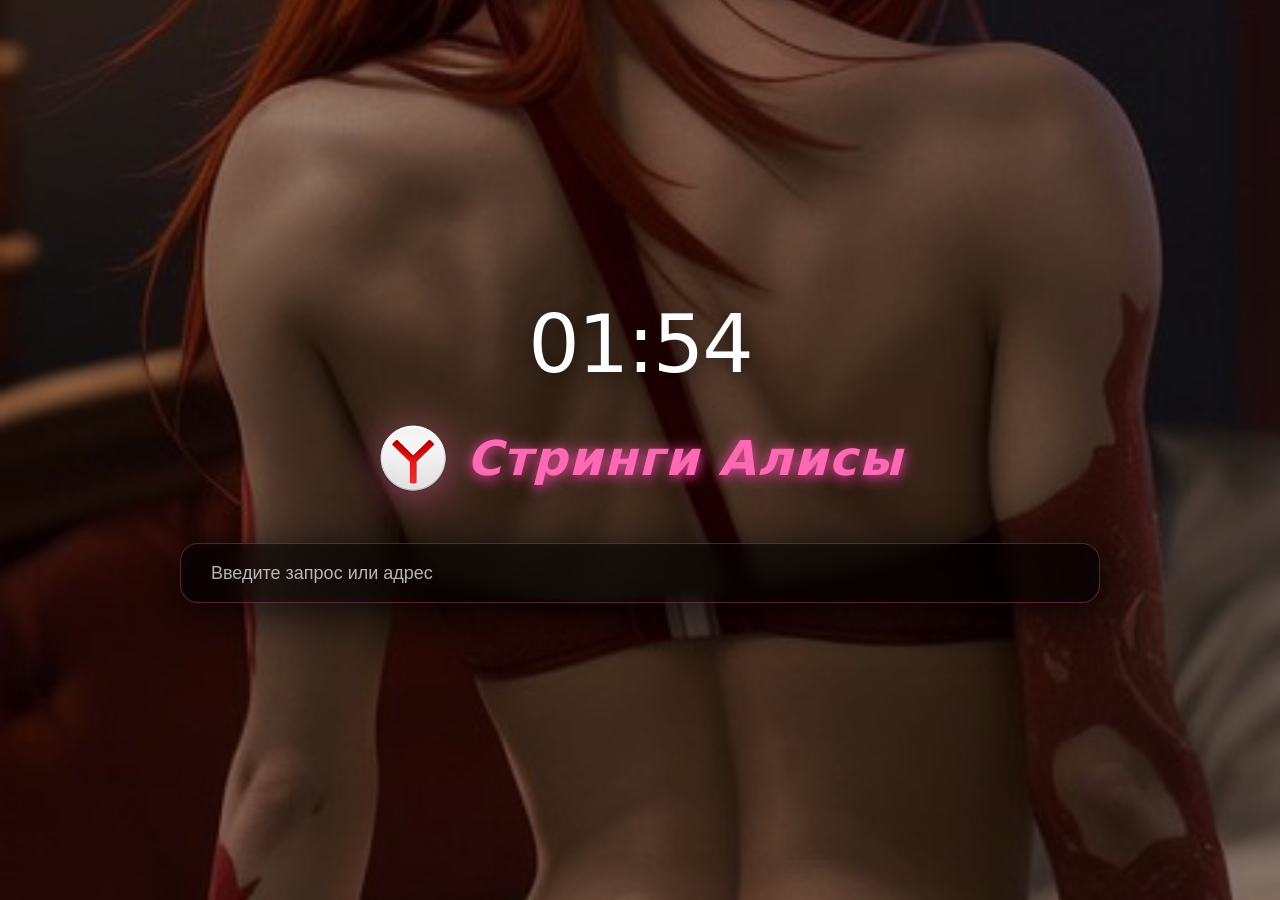
<file: phone.html>
<!DOCTYPE html>
<html lang="ru">
<head>
  <meta charset="UTF-8" />
  <meta name="viewport" content="width=device-width, initial-scale=1.0"/>
  <title>Стринги Алисы</title>
  <style>
    * {
      margin: 0;
      padding: 0;
      box-sizing: border-box;
    }

    body {
      height: 100vh;
      font-family: system-ui, -apple-system, BlinkMacSystemFont, sans-serif;
      background-image: url('backgrounds/8.jpg');
      background-size: cover;
      background-position: center;
      background-repeat: no-repeat;
      background-attachment: fixed;
      color: #ffffff;
      overflow: hidden;
      display: flex;
      flex-direction: column;
      align-items: center;
      justify-content: center;
      gap: 2.5vh;
      position: relative;
    }

    /* Темный оверлей поверх фона для контраста */
    body::before {
      content: '';
      position: absolute;
      top: 0;
      left: 0;
      width: 100%;
      height: 100%;
      background: rgba(0, 0, 0, 0.3);
      z-index: -1;
    }

    .clock {
      font-size: 9vh;
      font-weight: 300;
      letter-spacing: -2px;
      text-shadow: 0 4px 20px rgba(0,0,0,0.5);
    }

    .brand {
      display: flex;
      align-items: center;
      gap: 18px;
      margin: 1vh 0 3vh;
    }

    .logo {
      width: 72px;
      height: 72px;
      object-fit: contain;
      filter: drop-shadow(0 6px 20px rgba(255,105,180,0.5));
    }

    .title {
      font-size: 3rem;
      font-weight: 700;
      font-style: italic;
      color: #ff69b4;
      letter-spacing: 1.5px;
      text-shadow: 
        0 0 15px rgba(255,105,180,0.7),
        0 4px 12px rgba(199,21,133,0.6);
    }

    .search-container {
      width: min(95vw, 880px);
      position: relative;
      margin: 0 auto;
    }

    .search-input {
      width: 100%;
      height: 60px;
      border: none;
      border-radius: 18px;
      padding: 0 70px 0 30px;
      font-size: 19px;
      background: rgba(0, 0, 0, 0.5);
      backdrop-filter: blur(10px) brightness(0.8);
      color: white;
      outline: none;
      box-shadow: 0 8px 40px rgba(0,0,0,0.6);
      transition: all 0.25s;
      border: 1px solid rgba(255, 255, 255, 0.1);
    }

    .search-input:focus {
      background: rgba(0, 0, 0, 0.6);
      box-shadow: 0 10px 50px rgba(0,0,0,0.8);
      transform: translateY(-1px);
      border-color: rgba(255, 105, 180, 0.3);
    }

    .search-input::placeholder {
      color: rgba(255,255,255,0.7);
      font-size: 18px;
    }

    .apps-container {
      width: 100%;
      max-width: 1000px;
      margin-top: 10px;
    }

    .apps-grid {
      display: grid;
      grid-template-columns: repeat(auto-fit, minmax(110px, 1fr));
      gap: 30px;
      justify-content: center;
      max-width: 900px;
      margin: 0 auto;
      padding: 0 20px;
      width: 100%;
    }

    .app {
      display: flex;
      flex-direction: column;
      align-items: center;
      text-decoration: none;
      color: white;
      width: 110px;
      transition: all 0.2s cubic-bezier(0.175, 0.885, 0.32, 1.275);
      border-radius: 16px;
      padding: 12px 8px;
      opacity: 1;
      transform: scale(1);
    }

    .app.hidden {
      display: none;
      opacity: 0;
      transform: scale(0.8);
    }

    .app:hover {
      transform: translateY(-5px) scale(1.05);
      background: rgba(255, 255, 255, 0.08);
      box-shadow: 0 10px 30px rgba(0,0,0,0.4);
    }

    .app img {
      width: 88px;
      height: 88px;
      border-radius: 20px;
      object-fit: cover;
      box-shadow: 0 8px 25px rgba(0,0,0,0.5);
      background: rgba(0, 0, 0, 0.4);
      transition: all 0.3s ease;
      border: 2px solid rgba(255, 255, 255, 0.15);
      margin-bottom: 8px;
    }

    .app:hover img {
      box-shadow: 0 15px 35px rgba(0,0,0,0.7);
      background: rgba(0, 0, 0, 0.5);
      border-color: rgba(255, 105, 180, 0.4);
      transform: scale(1.05);
    }

    .app span {
      margin-top: 4px;
      opacity: 0.95;
      text-shadow: 0 1px 6px rgba(0,0,0,0.7);
      font-size: 15px;
      font-weight: 500;
      text-align: center;
      line-height: 1.2;
      max-width: 100%;
      overflow: hidden;
      text-overflow: ellipsis;
      white-space: nowrap;
    }

    @media (max-width: 1024px) {
      .apps-grid {
        grid-template-columns: repeat(5, 110px);
        gap: 25px;
        max-width: 660px;
      }
    }

    @media (max-width: 768px) {
      .search-container {
        width: 92vw;
      }
      .search-input {
        height: 56px;
        border-radius: 16px;
        font-size: 18px;
        padding: 0 60px 0 24px;
      }
      
      .apps-grid {
        grid-template-columns: repeat(4, 100px);
        gap: 20px;
        max-width: 480px;
      }
      
      .app {
        width: 100px;
      }
      
      .app img {
        width: 80px;
        height: 80px;
      }
    }

    @media (max-width: 600px) {
      .title { font-size: 2.4rem; }
      .logo { width: 60px; height: 60px; }
      .clock { font-size: 13vw; }
      .search-container {
        width: 90vw;
      }
      .search-input {
        height: 52px;
        border-radius: 14px;
        font-size: 17px;
        padding: 0 50px 0 22px;
      }
      
      .apps-grid {
        grid-template-columns: repeat(3, 90px);
        gap: 20px;
        max-width: 330px;
        margin-top: 10px;
      }
      
      .app {
        width: 90px;
        padding: 10px 6px;
      }
      
      .app img {
        width: 72px;
        height: 72px;
        border-radius: 18px;
      }
      
      .app span {
        font-size: 14px;
      }
      
      body::before {
        background: rgba(0, 0, 0, 0.4);
      }
    }

    @media (max-width: 400px) {
      .apps-grid {
        grid-template-columns: repeat(3, 80px);
        gap: 15px;
        max-width: 270px;
      }
      
      .app {
        width: 80px;
      }
      
      .app img {
        width: 64px;
        height: 64px;
      }
    }

    @media (min-width: 1200px) {
      .search-container {
        width: min(90vw, 920px);
      }
      
      .apps-grid {
        max-width: 1100px;
        grid-template-columns: repeat(5, 120px);
      }
      
      .app {
        width: 120px;
      }
      
      .app img {
        width: 96px;
        height: 96px;
      }
    }
  </style>
</head>
<body>

  <div class="clock" id="time">18:50</div>

  <div class="brand">
    <img src="logo.png" alt="Стринги Алисы" class="logo">
    <h1 class="title">Стринги Алисы</h1>
  </div>

  <div class="search-container">
    <form action="https://yandex.ru/search/" method="GET" target="_blank">
      <input type="text" name="text" class="search-input" placeholder="Введите запрос или адрес" autocomplete="off" />
    </form>
  </div>


  </div>

  <script>
    function updateTime() {
      const now = new Date();
      const h = String(now.getHours()).padStart(2, '0');
      const m = String(now.getMinutes()).padStart(2, '0');
      document.getElementById('time').textContent = `${h}:${m}`;
    }
    updateTime();
    setInterval(updateTime, 1000);

    document.querySelector('.search-input').focus();
  </script>

</body>
</html>
</file>
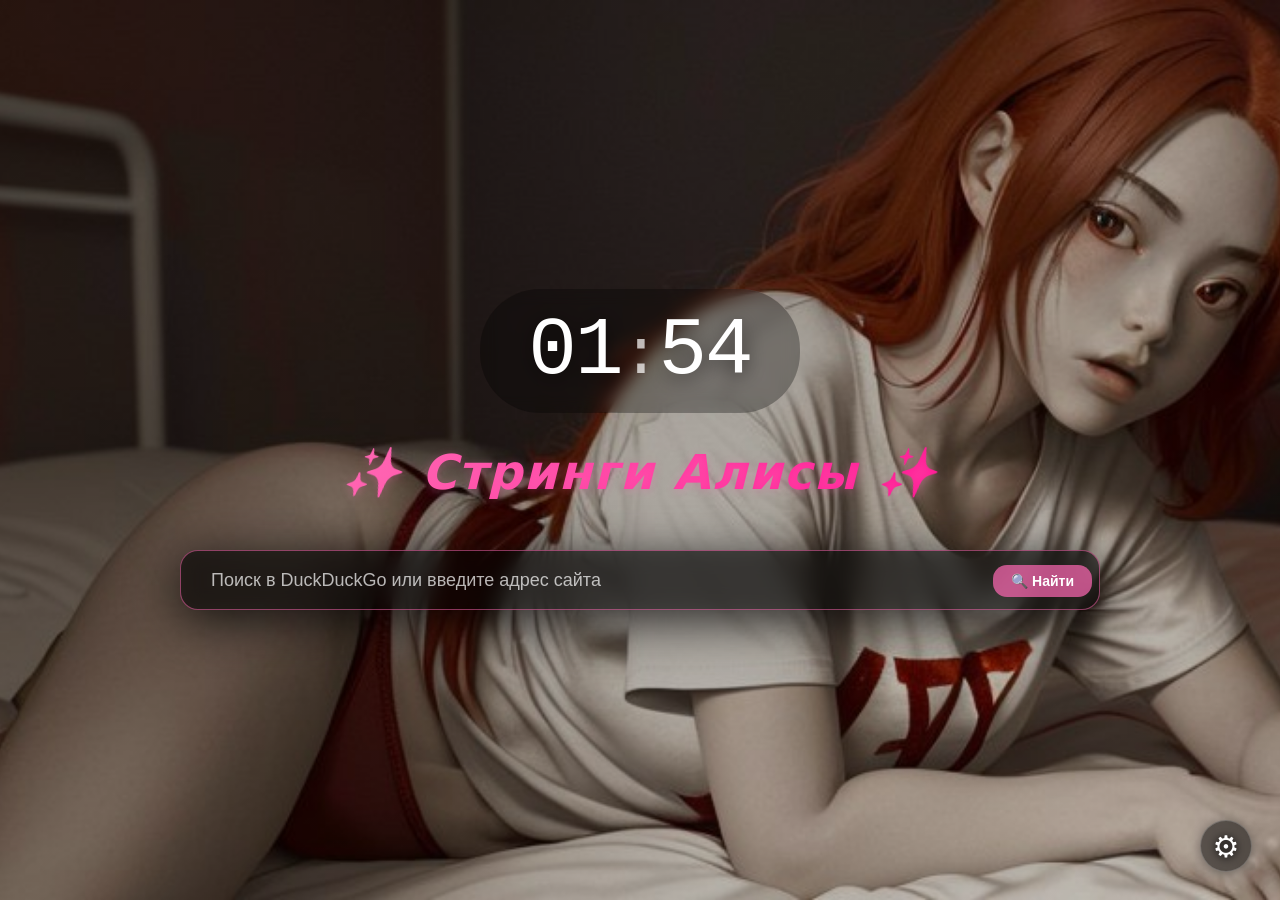
<file: start.html>
<!DOCTYPE html>
<html lang="ru">
<head>
  <meta charset="UTF-8" />
  <meta name="viewport" content="width=device-width, initial-scale=1.0, user-scalable=no" />
  <title>Стринги Алисы</title>
  <link rel="icon" type="image/x-icon" href="logo.ico">
  <style>
    * {
      margin: 0;
      padding: 0;
      box-sizing: border-box;
    }

    body {
      height: 100vh;
      font-family: system-ui, -apple-system, BlinkMacSystemFont, 'Segoe UI', Roboto, sans-serif;
      background-size: cover;
      background-position: center;
      background-repeat: no-repeat;
      background-attachment: fixed;
      color: #ffffff;
      overflow: hidden;
      display: flex;
      flex-direction: column;
      align-items: center;
      justify-content: center;
      gap: 2.5vh;
      position: relative;
      transition: background-image 0.4s ease-in-out;
    }

    /* Улучшенный оверлей с градиентом для лучшей читаемости */
    body::before {
      content: '';
      position: absolute;
      top: 0;
      left: 0;
      width: 100%;
      height: 100%;
      background: linear-gradient(135deg, rgba(0,0,0,0.4) 0%, rgba(0,0,0,0.2) 100%);
      z-index: -1;
      pointer-events: none;
    }

    .clock {
      font-size: 9vh;
      font-weight: 300;
      letter-spacing: -2px;
      text-shadow: 0 4px 20px rgba(0,0,0,0.5);
      background: rgba(0,0,0,0.3);
      backdrop-filter: blur(8px);
      padding: 0.2em 0.6em;
      border-radius: 60px;
      font-family: 'Courier New', monospace;
    }

    .brand {
      display: flex;
      align-items: center;
      gap: 18px;
      margin: 1vh 0 3vh;
    }

    .logo {
      width: 72px;
      height: 72px;
      object-fit: contain;
      filter: drop-shadow(0 6px 20px rgba(255,105,180,0.5));
      transition: transform 0.3s ease;
    }
    .logo:hover {
      transform: scale(1.05);
    }

    .title {
      font-size: 3rem;
      font-weight: 700;
      font-style: italic;
      background: linear-gradient(135deg, #ff69b4 0%, #ff1493 100%);
      -webkit-background-clip: text;
      background-clip: text;
      color: transparent;
      letter-spacing: 1.5px;
      text-shadow: 0 2px 10px rgba(255,105,180,0.3);
    }

    .search-container {
      width: min(95vw, 880px);
      position: relative;
      margin: 0 auto;
    }

    .search-input {
      width: 100%;
      height: 60px;
      border: none;
      border-radius: 18px;
      padding: 0 70px 0 30px;
      font-size: 19px;
      background: rgba(0, 0, 0, 0.5);
      backdrop-filter: blur(10px) brightness(0.8);
      color: white;
      outline: none;
      box-shadow: 0 8px 40px rgba(0,0,0,0.6);
      transition: all 0.25s;
      border: 1px solid rgba(255, 255, 255, 0.1);
    }

    .search-input:focus {
      background: rgba(0, 0, 0, 0.6);
      box-shadow: 0 10px 50px rgba(0,0,0,0.8);
      transform: translateY(-1px);
      border-color: rgba(255, 105, 180, 0.5);
    }

    .search-input::placeholder {
      color: rgba(255,255,255,0.7);
      font-size: 18px;
    }

    /* Стили для кнопки поиска */
    .search-button {
      position: absolute;
      right: 8px;
      top: 50%;
      transform: translateY(-50%);
      background: rgba(255,105,180,0.7);
      border: none;
      border-radius: 14px;
      padding: 8px 18px;
      color: white;
      font-weight: 600;
      cursor: pointer;
      transition: all 0.2s;
      font-size: 14px;
      backdrop-filter: blur(4px);
    }

    .search-button:hover {
      background: #ff69b4;
      transform: translateY(-50%) scale(1.02);
    }

    /* Шестеренка настроек */
    .settings-gear {
      position: fixed;
      bottom: 28px;
      right: 28px;
      width: 52px;
      height: 52px;
      background: rgba(0,0,0,0.5);
      backdrop-filter: blur(8px);
      border-radius: 40px;
      display: flex;
      align-items: center;
      justify-content: center;
      cursor: pointer;
      z-index: 1000;
      transition: all 0.2s;
      border: 1px solid rgba(255,255,255,0.2);
      box-shadow: 0 2px 12px rgba(0,0,0,0.4);
    }
    .settings-gear:hover {
      transform: rotate(25deg) scale(1.08);
      background: rgba(255,105,180,0.7);
      border-color: rgba(255,220,180,0.9);
    }
    .gear-icon {
      font-size: 30px;
      filter: drop-shadow(0 1px 4px black);
    }

    /* Панель выбора обоев */
    .wallpaper-panel {
      position: fixed;
      bottom: 95px;
      right: 28px;
      background: rgba(0, 0, 0, 0.85);
      backdrop-filter: blur(20px);
      border-radius: 28px;
      padding: 18px 20px;
      width: 330px;
      border: 1px solid rgba(255,105,180,0.5);
      box-shadow: 0 20px 40px rgba(0,0,0,0.6);
      z-index: 1001;
      transition: all 0.3s cubic-bezier(0.68, -0.55, 0.265, 1.55);
      opacity: 0;
      transform: translateY(20px) scale(0.95);
      pointer-events: none;
    }
    .wallpaper-panel.open {
      opacity: 1;
      transform: translateY(0) scale(1);
      pointer-events: auto;
    }
    .panel-title {
      font-size: 1.25rem;
      font-weight: bold;
      text-align: center;
      margin-bottom: 14px;
      color: #ffb6d9;
      border-bottom: 1px solid rgba(255,200,200,0.3);
      padding-bottom: 8px;
    }
    .theme-buttons {
      display: flex;
      gap: 12px;
      justify-content: center;
      margin-bottom: 20px;
    }
    .theme-btn {
      background: rgba(30,30,45,0.9);
      border: 1px solid rgba(255,255,200,0.4);
      color: white;
      font-size: 0.9rem;
      padding: 7px 16px;
      border-radius: 40px;
      font-weight: 600;
      cursor: pointer;
      transition: 0.2s;
      text-align: center;
      flex: 1;
    }
    .theme-btn.active {
      background: #ff69b4;
      border-color: white;
      color: #1a0a14;
      box-shadow: 0 0 10px rgba(255,105,180,0.7);
    }
    .wallpaper-list {
      display: grid;
      grid-template-columns: repeat(4, 1fr);
      gap: 12px;
      max-height: 250px;
      overflow-y: auto;
      padding-right: 4px;
    }
    .wallpaper-list::-webkit-scrollbar {
      width: 5px;
    }
    .wallpaper-list::-webkit-scrollbar-track {
      background: rgba(255,255,255,0.1);
      border-radius: 10px;
    }
    .wallpaper-list::-webkit-scrollbar-thumb {
      background: #ff69b4;
      border-radius: 10px;
    }
    .wallpaper-item {
      aspect-ratio: 3 / 2;
      border-radius: 14px;
      background-size: cover;
      background-position: center;
      border: 2px solid rgba(255,255,255,0.6);
      cursor: pointer;
      transition: 0.2s;
    }
    .wallpaper-item:hover {
      transform: scale(1.04);
      border-color: #ff69b4;
    }
    .wallpaper-item.active-wall {
      border: 3px solid #ff69b4;
      box-shadow: 0 0 12px #ff69b4;
    }
    .close-panel {
      text-align: center;
      margin-top: 18px;
      font-size: 13px;
      color: #ddd;
      cursor: pointer;
      background: rgba(0,0,0,0.5);
      border-radius: 40px;
      padding: 6px;
      transition: 0.2s;
    }
    .close-panel:hover {
      background: #ff69b4;
      color: white;
    }

    /* Адаптивность */
    @media (max-width: 768px) {
      .search-container { width: 92vw; }
      .search-input { height: 56px; border-radius: 16px; font-size: 18px; padding: 0 70px 0 24px; }
      .wallpaper-panel { width: 290px; right: 20px; bottom: 85px; }
      .settings-gear { width: 48px; height: 48px; bottom: 22px; right: 22px; }
      .gear-icon { font-size: 28px; }
      .clock { font-size: 8vh; }
      .search-button { padding: 6px 14px; font-size: 12px; }
    }
    @media (max-width: 600px) {
      .title { font-size: 2.4rem; }
      .logo { width: 60px; height: 60px; }
      .clock { font-size: 13vw; padding: 0.2em 0.4em; }
      .search-container { width: 90vw; }
      .search-input { height: 52px; border-radius: 14px; font-size: 17px; padding: 0 65px 0 22px; }
      body::before { background: linear-gradient(135deg, rgba(0,0,0,0.5) 0%, rgba(0,0,0,0.3) 100%); }
      .wallpaper-panel { width: 270px; right: 12px; bottom: 78px; padding: 15px; }
      .search-button { padding: 5px 12px; font-size: 11px; }
    }
    @media (min-width: 1200px) {
      .search-container { width: min(90vw, 920px); }
    }
  </style>
</head>
<body>
  <div class="clock" id="time">--:--</div>

  <div class="brand">
    <h1 class="title">✨ Стринги Алисы ✨</h1>
  </div>

  <div class="search-container">
    <form action="https://duckduckgo.com/" method="GET" target="_blank">
      <input type="text" name="q" class="search-input" placeholder="Поиск в DuckDuckGo или введите адрес сайта" autocomplete="off" />
      <button type="submit" class="search-button">🔍 Найти</button>
    </form>
  </div>

  <!-- Шестеренка смены обоев -->
  <div class="settings-gear" id="gearBtn">
    <span class="gear-icon">⚙️</span>
  </div>

  <!-- Панель выбора обоев -->
  <div class="wallpaper-panel" id="wallpaperPanel">
    <div class="panel-title">🎨 Сменить обои</div>
    <div class="theme-buttons">
      <div class="theme-btn" data-theme="dark" id="darkThemeBtn">🌙 Тёмные</div>
      <div class="theme-btn" data-theme="light" id="lightThemeBtn">☀️ Светлые</div>
    </div>
    <div class="wallpaper-list" id="wallpaperList"></div>
    <div class="close-panel" id="closePanelBtn">✖ Закрыть</div>
  </div>

  <script>
    // ---------- НАСТРОЙКИ ОБОЕВ ----------
    const BASE_BG = 'backgrounds';
    const WALL_COUNT = 10;
    let currentTheme = 'dark';
    let currentId = 1;

    const bodyEl = document.body;
    const gear = document.getElementById('gearBtn');
    const panel = document.getElementById('wallpaperPanel');
    const darkBtn = document.getElementById('darkThemeBtn');
    const lightBtn = document.getElementById('lightThemeBtn');
    const wallpaperListDiv = document.getElementById('wallpaperList');
    const closePanel = document.getElementById('closePanelBtn');

    function getWallUrl(theme, id) {
      return `${BASE_BG}/${theme}/${id}.jpg`;
    }

    function setBackground(theme, id) {
      const url = getWallUrl(theme, id);
      bodyEl.style.backgroundImage = `url('${url}')`;
      currentTheme = theme;
      currentId = id;
      try {
        localStorage.setItem('alice_wall_theme', theme);
        localStorage.setItem('alice_wall_id', id);
      } catch(e) {}
      updateActiveTheme();
      highlightActiveWall();
    }

    function updateActiveTheme() {
      if (currentTheme === 'dark') {
        darkBtn.classList.add('active');
        lightBtn.classList.remove('active');
      } else {
        lightBtn.classList.add('active');
        darkBtn.classList.remove('active');
      }
    }

    function highlightActiveWall() {
      const items = document.querySelectorAll('.wallpaper-item');
      items.forEach(item => {
        const wid = parseInt(item.getAttribute('data-id'), 10);
        const wtheme = item.getAttribute('data-theme');
        if (wid === currentId && wtheme === currentTheme) {
          item.classList.add('active-wall');
        } else {
          item.classList.remove('active-wall');
        }
      });
    }

    function renderGrid(theme) {
      wallpaperListDiv.innerHTML = '';
      for (let i = 1; i <= WALL_COUNT; i++) {
        const thumb = getWallUrl(theme, i);
        const div = document.createElement('div');
        div.className = 'wallpaper-item';
        if (currentTheme === theme && currentId === i) div.classList.add('active-wall');
        div.setAttribute('data-id', i);
        div.setAttribute('data-theme', theme);
        div.style.backgroundImage = `url('${thumb}')`;
        div.style.backgroundSize = 'cover';
        div.addEventListener('click', (e) => {
          e.stopPropagation();
          setBackground(theme, i);
          panel.classList.remove('open');
        });
        wallpaperListDiv.appendChild(div);
      }
      highlightActiveWall();
    }

    function switchTheme(theme) {
      currentTheme = theme;
      if (currentId < 1) currentId = 1;
      if (currentId > WALL_COUNT) currentId = 1;
      setBackground(currentTheme, currentId);
      renderGrid(currentTheme);
      updateActiveTheme();
    }

    function loadSaved() {
      let savedTheme = null, savedId = null;
      try {
        savedTheme = localStorage.getItem('alice_wall_theme');
        savedId = localStorage.getItem('alice_wall_id');
      } catch(e) {}
      if (savedTheme === 'dark' || savedTheme === 'light') currentTheme = savedTheme;
      else currentTheme = 'dark';
      if (savedId && !isNaN(parseInt(savedId,10))) {
        let pid = parseInt(savedId,10);
        if (pid >=1 && pid <= WALL_COUNT) currentId = pid;
        else currentId = 1;
      } else currentId = 1;
      const initUrl = getWallUrl(currentTheme, currentId);
      bodyEl.style.backgroundImage = `url('${initUrl}')`;
      renderGrid(currentTheme);
      updateActiveTheme();
    }

    function togglePanel() {
      if (panel.classList.contains('open')) {
        panel.classList.remove('open');
      } else {
        renderGrid(currentTheme);
        panel.classList.add('open');
      }
    }

    function closePanelFunc() {
      panel.classList.remove('open');
    }

    // Event Listeners
    gear.addEventListener('click', (e) => { e.stopPropagation(); togglePanel(); });
    closePanel.addEventListener('click', closePanelFunc);
    darkBtn.addEventListener('click', () => { if (currentTheme !== 'dark') switchTheme('dark'); closePanelFunc(); });
    lightBtn.addEventListener('click', () => { if (currentTheme !== 'light') switchTheme('light'); closePanelFunc(); });
    
    // Закрытие панели при клике вне её области
    document.addEventListener('click', (e) => {
      if (panel.classList.contains('open') && !panel.contains(e.target) && !gear.contains(e.target)) {
        panel.classList.remove('open');
      }
    });

    // Часы
    function updateTime() {
      const now = new Date();
      const h = String(now.getHours()).padStart(2, '0');
      const m = String(now.getMinutes()).padStart(2, '0');
      document.getElementById('time').innerHTML = `${h}<span style="font-size:0.8em; opacity:0.7;">:</span>${m}`;
    }
    updateTime();
    setInterval(updateTime, 1000);
    
    // Фокус на поиск
    const searchInput = document.querySelector('.search-input');
    if (searchInput) searchInput.focus();

    // Загрузка сохранённых обоев
    loadSaved();
  </script>
</body>
</html>
</file>
<file: style.css>
* {
  margin: 0;
  padding: 0;
  box-sizing: border-box;
}

:root {
  --primary: #ff3366;
  --primary-dark: #cc0044;
  --secondary: #6633ff;
  --dark: #1a1a2e;
  --darker: #0f0f1a;
  --light: #f8f9fa;
  --gray: #6c757d;
  --overlay: rgba(15, 15, 26, 0.85);
  --overlay-light: rgba(26, 26, 46, 0.75);
}

body {
  background: linear-gradient(var(--overlay), var(--overlay)), url('backgrounds/light/10.jpg') no-repeat center center fixed;
  background-size: cover;
  color: var(--light);
  font-family: 'Segoe UI', Tahoma, Geneva, Verdana, sans-serif;
  line-height: 1.6;
}

.bg-pattern {
  position: fixed;
  top: 0;
  left: 0;
  width: 100%;
  height: 100%;
  background: radial-gradient(circle at 20% 80%, rgba(255, 51, 102, 0.15) 0%, transparent 50%),
              radial-gradient(circle at 80% 20%, rgba(102, 51, 255, 0.15) 0%, transparent 50%);
  pointer-events: none;
  z-index: -1;
}

.glass-effect {
  background: rgba(26, 26, 46, 0.7);
  backdrop-filter: blur(10px);
  border-radius: 15px;
  border: 1px solid rgba(255, 255, 255, 0.1);
  box-shadow: 0 8px 32px rgba(0, 0, 0, 0.3);
}

.container {
  max-width: 1200px;
  margin: 0 auto;
  padding: 0 20px;
}

/* Header */
header {
  background: rgba(0, 0, 0, 0.6);
  backdrop-filter: blur(15px);
  position: sticky;
  top: 0;
  z-index: 1000;
  border-bottom: 2px solid var(--primary);
}

.header-content {
  display: flex;
  justify-content: space-between;
  align-items: center;
  padding: 20px 0;
}

.logo {
  display: flex;
  align-items: center;
  gap: 15px;
}

.logo-icon {
  font-size: 2.5rem;
  color: var(--primary);
  text-shadow: 0 0 10px rgba(255, 51, 102, 0.5);
}

.logo-text h1 {
  font-size: 1.8rem;
  background: linear-gradient(90deg, var(--primary), var(--secondary));
  -webkit-background-clip: text;
  background-clip: text;
  color: transparent;
}

.logo-text span {
  font-size: 0.9rem;
  color: var(--gray);
}

.nav-links {
  display: flex;
  gap: 30px;
  flex-wrap: wrap;
}

.nav-links a {
  color: var(--light);
  text-decoration: none;
  font-weight: 500;
  transition: all 0.3s;
  position: relative;
  padding: 5px 0;
}

.nav-links a:hover {
  color: var(--primary);
}

.nav-links a::after {
  content: '';
  position: absolute;
  bottom: -5px;
  left: 0;
  width: 0;
  height: 2px;
  background: linear-gradient(90deg, var(--primary), var(--secondary));
  transition: width 0.3s;
}

.nav-links a:hover::after {
  width: 100%;
}

/* Hero */
.hero {
  padding: 100px 0;
  text-align: center;
}

.hero-content {
  background: linear-gradient(var(--overlay-light), var(--overlay-light)), url('backgrounds/dark/9.jpg') no-repeat center center;
  background-size: cover;
  backdrop-filter: blur(10px);
  padding: 60px;
  border-radius: 20px;
  border: 1px solid rgba(255, 255, 255, 0.1);
  max-width: 900px;
  margin: 0 auto;
  position: relative;
  overflow: hidden;
}

.hero-content::before {
  content: '';
  position: absolute;
  top: 0;
  left: 0;
  right: 0;
  height: 4px;
  background: linear-gradient(90deg, var(--primary), var(--secondary));
  z-index: 1;
}

.hero h2 {
  font-size: 3.5rem;
  margin-bottom: 20px;
  background: linear-gradient(90deg, var(--primary), var(--secondary));
  -webkit-background-clip: text;
  background-clip: text;
  color: transparent;
}

.hero p {
  font-size: 1.1rem;
  margin: 0 auto 30px;
  color: #adb5bd;
  max-width: 800px;
}

.cta-button {
  display: inline-block;
  background: linear-gradient(90deg, var(--primary), var(--secondary));
  color: white;
  padding: 15px 40px;
  border-radius: 50px;
  text-decoration: none;
  font-weight: 600;
  font-size: 1.1rem;
  transition: all 0.3s;
  box-shadow: 0 5px 15px rgba(255, 51, 102, 0.3);
}

.cta-button:hover {
  transform: translateY(-3px);
  box-shadow: 0 8px 25px rgba(255, 51, 102, 0.4);
}

/* Badges */
.badges {
  display: flex;
  flex-wrap: wrap;
  gap: 12px;
  justify-content: center;
  margin: 20px 0;
}

.badge {
  display: inline-block;
  padding: 8px 16px;
  border-radius: 8px;
  font-size: 0.85rem;
  font-weight: 600;
}
.badge-red { background: var(--primary); color: white; }
.badge-green { background: #2ea043; color: white; }
.badge-blue { background: #0078D6; color: white; }

/* Section Titles */
.section-title {
  text-align: center;
  font-size: 2.5rem;
  margin: 80px 0 50px;
  position: relative;
  padding-bottom: 20px;
}

.section-title::after {
  content: '';
  position: absolute;
  bottom: 0;
  left: 50%;
  transform: translateX(-50%);
  width: 100px;
  height: 3px;
  background: linear-gradient(90deg, var(--primary), var(--secondary));
  border-radius: 2px;
}

/* Features Grid */
.features-grid {
  display: grid;
  grid-template-columns: repeat(auto-fit, minmax(300px, 1fr));
  gap: 30px;
  margin-bottom: 60px;
}

.feature-card {
  background: linear-gradient(rgba(26, 26, 46, 0.8), rgba(26, 26, 46, 0.8)), url('backgrounds/dark/3.jpg') no-repeat center center;
  background-size: cover;
  backdrop-filter: blur(10px);
  border-radius: 15px;
  padding: 30px;
  transition: all 0.3s;
  border: 1px solid rgba(255, 255, 255, 0.1);
}

.feature-card:hover {
  transform: translateY(-5px);
  border-color: var(--primary);
}

.feature-icon {
  font-size: 2.5rem;
  color: var(--primary);
  margin-bottom: 20px;
}

.feature-card h3 {
  font-size: 1.3rem;
  margin-bottom: 12px;
}

/* Comparison Table */
.comparison-table {
  background: linear-gradient(rgba(26, 26, 46, 0.8), rgba(26, 26, 46, 0.8)),
  background-size: cover;
  backdrop-filter: blur(10px);
  border-radius: 15px;
  overflow-x: auto;
  margin: 50px 0;
  border: 1px solid rgba(255, 255, 255, 0.1);
}

.comparison-table table {
  width: 100%;
  border-collapse: collapse;
  min-width: 600px;
}

.comparison-table th, .comparison-table td {
  padding: 12px 16px;
  text-align: left;
  border-bottom: 1px solid rgba(255, 255, 255, 0.1);
}

.comparison-table th {
  background: linear-gradient(90deg, rgba(255, 51, 102, 0.2), rgba(102, 51, 255, 0.2));
  color: var(--primary);
}

.yes { color: #4ec9b0; }
.no { color: #f48771; }

/* Code Blocks */
.code-block {
  background: linear-gradient(rgba(15, 15, 26, 0.95), rgba(15, 15, 26, 0.95));
  background-size: cover;
  padding: 20px;
  border-radius: 10px;
  overflow-x: auto;
  font-family: 'Courier New', monospace;
  font-size: 0.85rem;
  border-left: 3px solid var(--primary);
  margin: 20px 0;
}

.code-block code {
  font-family: 'Courier New', monospace;
  color: #9cdcfe;
}

.inline-code {
  background: rgba(255, 255, 255, 0.1);
  padding: 2px 6px;
  border-radius: 4px;
  font-family: 'Courier New', monospace;
  font-size: 0.9rem;
}

/* Install Steps */
.install-steps {
  counter-reset: step-counter;
  margin: 50px 0;
}

.step {
  background: linear-gradient(rgba(26, 26, 46, 0.8), rgba(26, 26, 46, 0.8));
  background-size: cover;
  backdrop-filter: blur(10px);
  border-radius: 12px;
  padding: 25px;
  margin-bottom: 20px;
  position: relative;
  padding-left: 90px;
  border-left: 4px solid var(--primary);
}

.step::before {
  counter-increment: step-counter;
  content: counter(step-counter);
  position: absolute;
  left: 25px;
  top: 50%;
  transform: translateY(-50%);
  width: 45px;
  height: 45px;
  background: linear-gradient(135deg, var(--primary), var(--secondary));
  border-radius: 50%;
  display: flex;
  align-items: center;
  justify-content: center;
  font-weight: bold;
  font-size: 1.2rem;
}

/* Structure Card */
.structure-card {
  max-width: 800px;
  margin: 0 auto;
  background: linear-gradient(rgba(26, 26, 46, 0.85), rgba(26, 26, 46, 0.9)), url('folder.png') no-repeat center center;
  background-size: cover;
  position: relative;
  border: 1px solid rgba(255, 255, 255, 0.15);
  border-radius: 15px;
  padding: 35px;
  overflow: hidden;
}

.structure-card::before {
  content: '';
  position: absolute;
  top: 0;
  left: 0;
  right: 0;
  height: 4px;
  background: linear-gradient(90deg, var(--primary), var(--secondary));
  z-index: 1;
}

.file-tree {
  position: relative;
  z-index: 2;
  font-family: 'Courier New', monospace;
  font-size: 0.85rem;
  overflow-x: auto;
}

.folder { color: #4ec9b0; font-weight: bold; }
.file { color: #9cdcfe; }
.comment { color: #6a9955; margin-left: 20px; display: inline-block; }

/* Screenshot */
.screenshot-section {
  text-align: center;
  margin: 60px 0;
}
.screenshot-container {
  max-width: 800px;
  margin: 0 auto;
  border-radius: 15px;
  overflow: hidden;
  box-shadow: 0 20px 40px rgba(0,0,0,0.4);
  border: 2px solid rgba(255,255,255,0.1);
}
.screenshot {
  width: 100%;
  height: auto;
  display: block;
}
.screenshot-caption {
  margin-top: 15px;
  color: var(--gray);
  font-style: italic;
}

/* Download Section */
.download-section {
  text-align: center;
  padding: 50px;
  background: linear-gradient(rgba(26, 26, 46, 0.85), rgba(26, 26, 46, 0.9)), url('backgrounds/dark/4.jpg') no-repeat center center;
  background-size: cover;
  border-radius: 20px;
  margin: 80px 0;
  position: relative;
  border: 1px solid rgba(255, 255, 255, 0.15);
}
.download-section::before {
  content: '';
  position: absolute;
  top: 0;
  left: 0;
  right: 0;
  height: 4px;
  background: linear-gradient(90deg, var(--primary), var(--secondary));
  border-radius: 20px 20px 0 0;
}
.download-buttons {
  display: flex;
  justify-content: center;
  gap: 20px;
  margin-top: 40px;
  flex-wrap: wrap;
}
.download-btn {
  background: rgba(26, 26, 46, 0.8);
  border: 2px solid var(--primary);
  color: white;
  padding: 15px 25px;
  border-radius: 12px;
  text-decoration: none;
  transition: all 0.3s;
  display: inline-flex;
  align-items: center;
  gap: 12px;
}
.download-btn:hover {
  background: var(--primary);
  transform: translateY(-3px);
}
.file-size {
  display: block;
  font-size: 0.75rem;
  color: var(--gray);
}

/* Footer */
footer {
  background: linear-gradient(rgba(0, 0, 0, 0.85), rgba(0, 0, 0, 0.85)), url('backgrounds/dark/4.jpg') no-repeat center center;
  background-size: cover;
  padding: 50px 0 30px;
  margin-top: 80px;
  border-top: 1px solid rgba(255, 255, 255, 0.1);
}
.footer-content {
  display: grid;
  grid-template-columns: repeat(auto-fit, minmax(250px, 1fr));
  gap: 40px;
  margin-bottom: 30px;
}
.footer-section h3 {
  color: var(--primary);
  margin-bottom: 15px;
}
.social-links {
  display: flex;
  gap: 15px;
  margin-top: 15px;
}
.social-link {
  display: inline-flex;
  align-items: center;
  justify-content: center;
  width: 40px;
  height: 40px;
  background: rgba(26, 26, 46, 0.8);
  border-radius: 50%;
  color: var(--light);
  text-decoration: none;
  transition: all 0.3s;
}
.social-link:hover {
  background: var(--primary);
  transform: scale(1.1);
}
.copyright {
  text-align: center;
  padding-top: 30px;
  border-top: 1px solid rgba(255, 255, 255, 0.1);
  color: var(--gray);
  font-size: 0.85rem;
}
hr {
  border: none;
  border-top: 1px solid rgba(255, 255, 255, 0.1);
  margin: 40px 0;
}

/* Headings */
h3 {
  margin: 30px 0 15px 0;
  font-size: 1.4rem;
  color: var(--primary);
}

/* Responsive */
@media (max-width: 768px) {
  .header-content { flex-direction: column; gap: 15px; }
  .nav-links { justify-content: center; }
  .hero h2 { font-size: 2rem; }
  .hero-content { padding: 30px; }
  .section-title { font-size: 1.8rem; }
  .step { padding-left: 75px; }
  .step::before { left: 15px; width: 40px; height: 40px; font-size: 1rem; }
  .structure-card { padding: 20px; }
  .file-tree { font-size: 0.7rem; }
}
</file>
